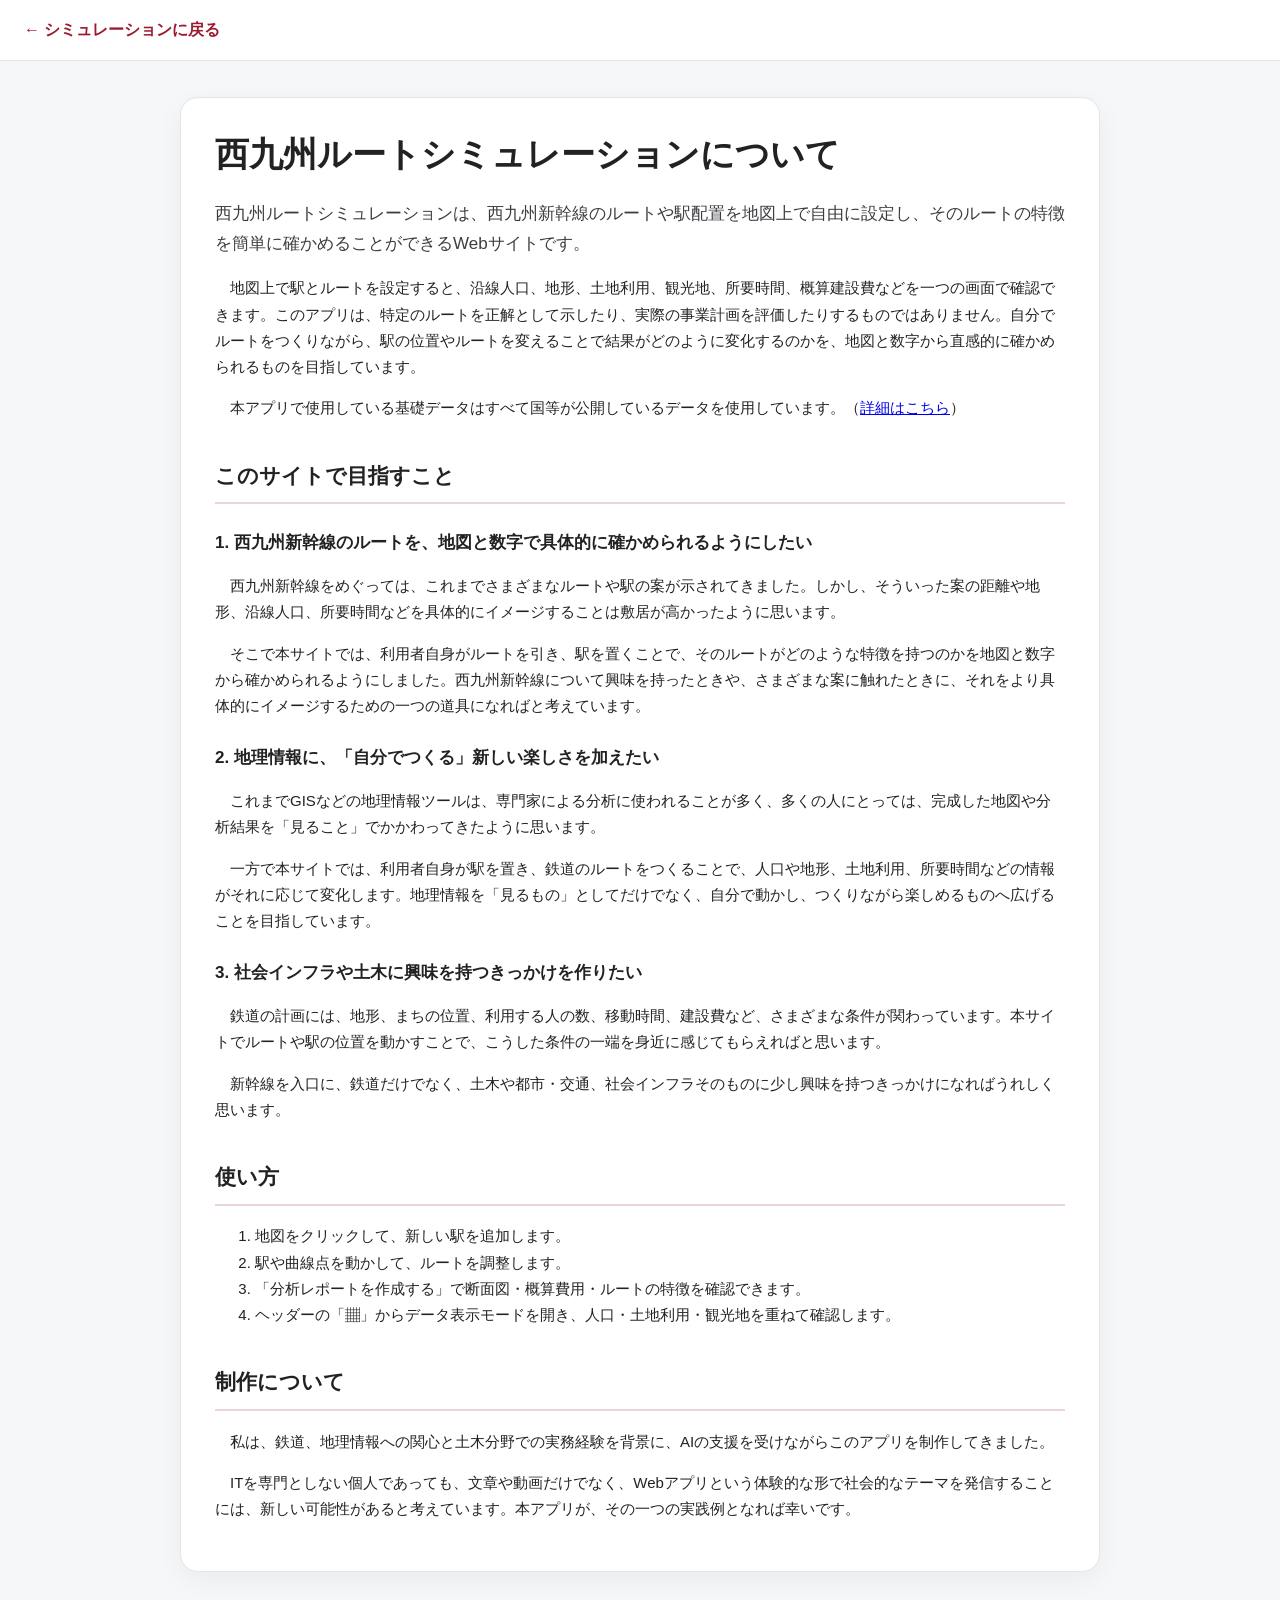
<file: about.html>
<!doctype html>
<html lang="ja">
  <head>
    <meta charset="utf-8">
    <meta name="viewport" content="width=device-width, initial-scale=1">
    <title>このサイトについて | 西九州ルートシミュレーション</title>
    <link rel="stylesheet" href="document.css">
  </head>

  <body>
    <header>
      <a href="index.html">← シミュレーションに戻る</a>
    </header>

    <main>
      <h1>西九州ルートシミュレーションについて</h1>

      <p class="lead">
        西九州ルートシミュレーションは、西九州新幹線のルートや駅配置を地図上で自由に設定し、そのルートの特徴を簡単に確かめることができるWebサイトです。
      </p>

      <p>
        地図上で駅とルートを設定すると、沿線人口、地形、土地利用、観光地、所要時間、概算建設費などを一つの画面で確認できます。このアプリは、特定のルートを正解として示したり、実際の事業計画を評価したりするものではありません。自分でルートをつくりながら、駅の位置やルートを変えることで結果がどのように変化するのかを、地図と数字から直感的に確かめられるものを目指しています。
      </p>

      <p>
        本アプリで使用している基礎データはすべて国等が公開しているデータを使用しています。（<a href="method.html">詳細はこちら</a>）
      </p>

      <h2>このサイトで目指すこと</h2>

      <h3>1. 西九州新幹線のルートを、地図と数字で具体的に確かめられるようにしたい</h3>

      <p>
        西九州新幹線をめぐっては、これまでさまざまなルートや駅の案が示されてきました。しかし、そういった案の距離や地形、沿線人口、所要時間などを具体的にイメージすることは敷居が高かったように思います。
      </p>

      <p>
        そこで本サイトでは、利用者自身がルートを引き、駅を置くことで、そのルートがどのような特徴を持つのかを地図と数字から確かめられるようにしました。西九州新幹線について興味を持ったときや、さまざまな案に触れたときに、それをより具体的にイメージするための一つの道具になればと考えています。
      </p>

      <h3>2. 地理情報に、「自分でつくる」新しい楽しさを加えたい</h3>

      <p>
        これまでGISなどの地理情報ツールは、専門家による分析に使われることが多く、多くの人にとっては、完成した地図や分析結果を「見ること」でかかわってきたように思います。
      </p>

      <p>
        一方で本サイトでは、利用者自身が駅を置き、鉄道のルートをつくることで、人口や地形、土地利用、所要時間などの情報がそれに応じて変化します。地理情報を「見るもの」としてだけでなく、自分で動かし、つくりながら楽しめるものへ広げることを目指しています。
      </p>

      <h3>3. 社会インフラや土木に興味を持つきっかけを作りたい</h3>

      <p>
        鉄道の計画には、地形、まちの位置、利用する人の数、移動時間、建設費など、さまざまな条件が関わっています。本サイトでルートや駅の位置を動かすことで、こうした条件の一端を身近に感じてもらえればと思います。
      </p>

      <p>
        新幹線を入口に、鉄道だけでなく、土木や都市・交通、社会インフラそのものに少し興味を持つきっかけになればうれしく思います。
      </p>

      <h2>使い方</h2>

      <ol>
        <li>地図をクリックして、新しい駅を追加します。</li>
        <li>駅や曲線点を動かして、ルートを調整します。</li>
        <li>「分析レポートを作成する」で断面図・概算費用・ルートの特徴を確認できます。</li>
        <li>ヘッダーの「▦」からデータ表示モードを開き、人口・土地利用・観光地を重ねて確認します。</li>
      </ol>

      <h2>制作について</h2>

      <p>
        私は、鉄道、地理情報への関心と土木分野での実務経験を背景に、AIの支援を受けながらこのアプリを制作してきました。
      </p>

      <p>
        ITを専門としない個人であっても、文章や動画だけでなく、Webアプリという体験的な形で社会的なテーマを発信することには、新しい可能性があると考えています。本アプリが、その一つの実践例となれば幸いです。
      </p>
    </main>
  </body>
</html>
</file>
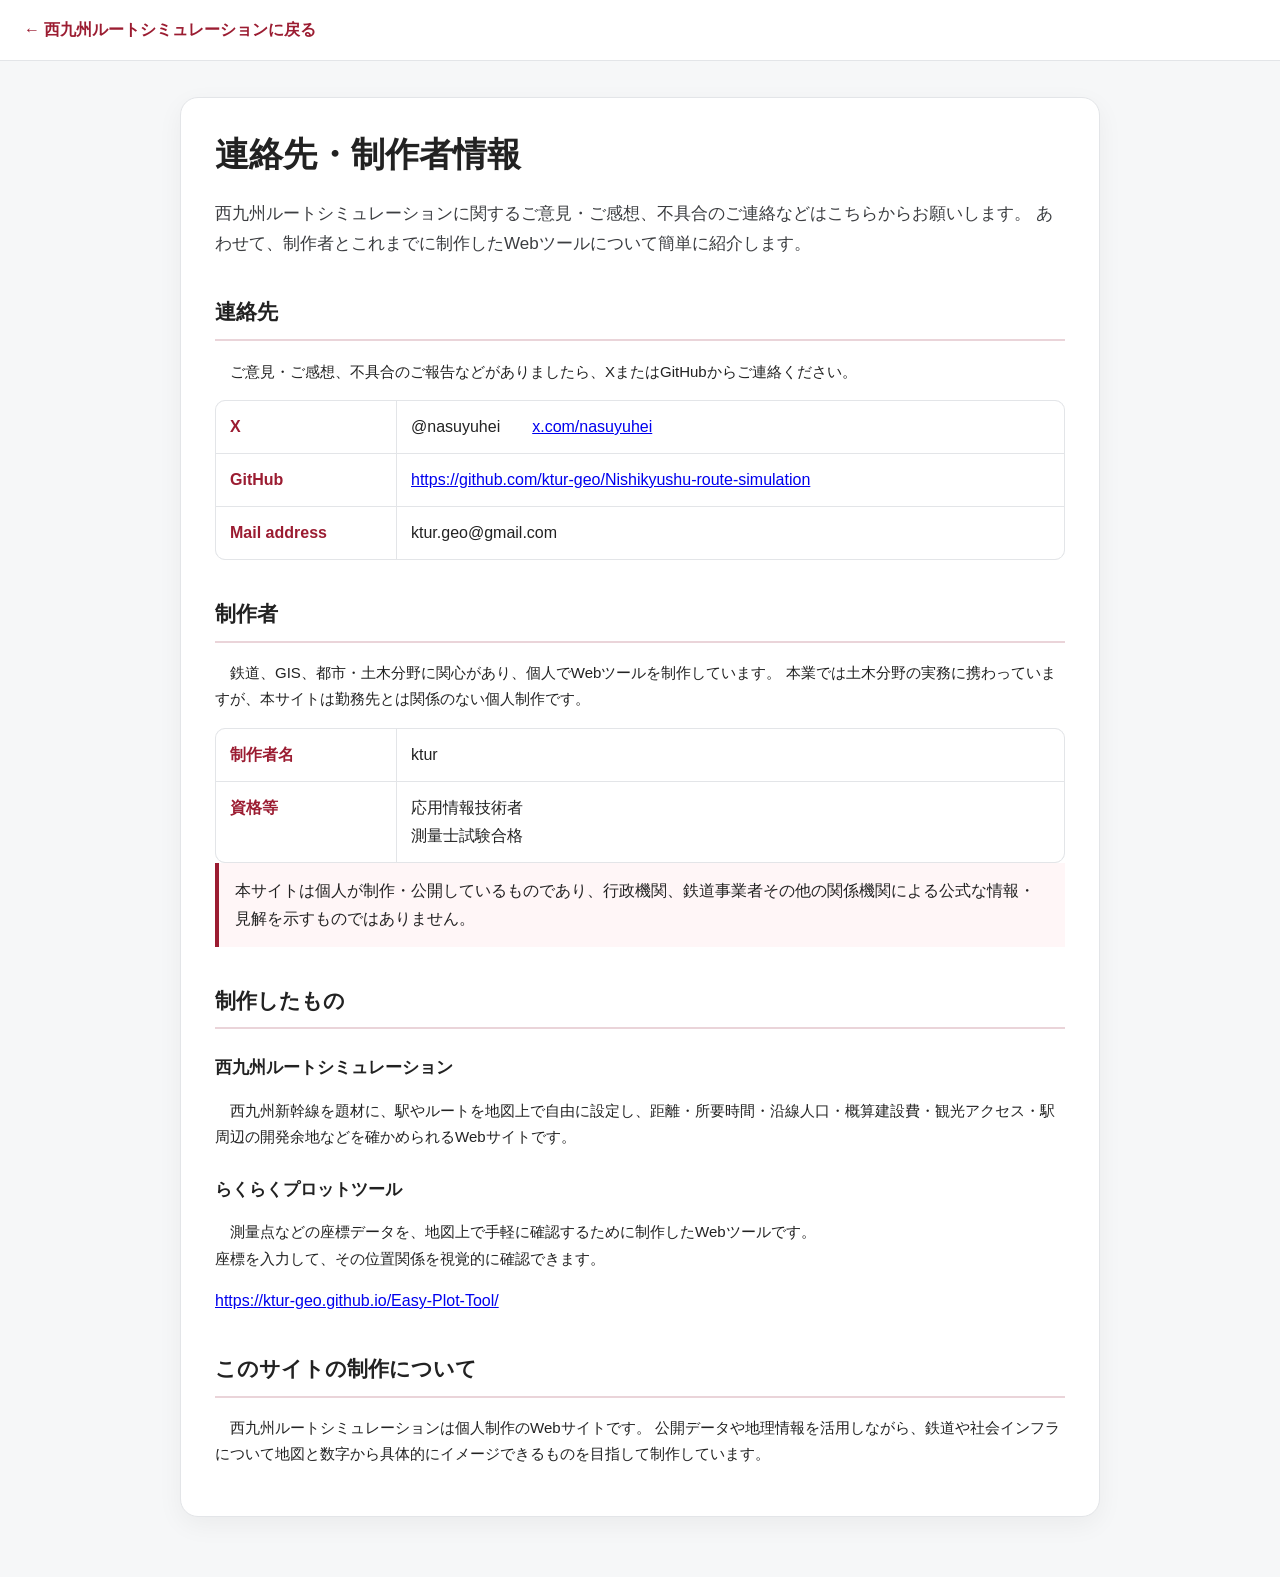
<file: creator.html>
<!DOCTYPE html>
<html lang="ja">
<head>
  <meta charset="UTF-8">
  <meta name="viewport" content="width=device-width, initial-scale=1.0">
  <title>連絡先・制作者情報 | 西九州ルートシミュレーション</title>
  <link rel="stylesheet" href="document.css">
</head>
<body>
  <header>
    <a href="index.html">← 西九州ルートシミュレーションに戻る</a>
  </header>

  <main>
    <h1>連絡先・制作者情報</h1>
    <p class="lead">
      西九州ルートシミュレーションに関するご意見・ご感想、不具合のご連絡などはこちらからお願いします。
      あわせて、制作者とこれまでに制作したWebツールについて簡単に紹介します。
    </p>

    <h2>連絡先</h2>
    <p>
      ご意見・ご感想、不具合のご報告などがありましたら、XまたはGitHubからご連絡ください。
    </p>

    <div class="method-grid">
      <strong>X</strong>
      <div>
        <!-- TODO: Xのアカウント名とURLを設定してください -->
        @nasuyuhei　　<a href="https://x.com/nasuyuhei" target="blank">x.com/nasuyuhei</a>
      </div>

      <strong>GitHub</strong>
      <div>
        <!-- TODO: GitHubのプロフィールまたはリポジトリURLを設定してください -->
        <a href="https://github.com/ktur-geo/Nishikyushu-route-simulation" target="_blank">https://github.com/ktur-geo/Nishikyushu-route-simulation</a>
      </div>
            <strong>Mail address</strong>
            <div>ktur.geo@gmail.com</div>    
      </div>

    <h2>制作者</h2>
    <p>
      鉄道、GIS、都市・土木分野に関心があり、個人でWebツールを制作しています。
      本業では土木分野の実務に携わっていますが、本サイトは勤務先とは関係のない個人制作です。
    </p>

    <div class="method-grid">
      <strong>制作者名</strong>
      <div>
        <!-- TODO: 決定したハンドルネームを設定してください -->
        ktur
      </div>

      <strong>資格等</strong>
      <div>
        応用情報技術者<br>
        測量士試験合格
      </div>
    </div>

    <div class="notice">
      本サイトは個人が制作・公開しているものであり、行政機関、鉄道事業者その他の関係機関による公式な情報・見解を示すものではありません。
    </div>

    <h2>制作したもの</h2>

    <h3>西九州ルートシミュレーション</h3>
    <p>
      西九州新幹線を題材に、駅やルートを地図上で自由に設定し、距離・所要時間・沿線人口・概算建設費・観光アクセス・駅周辺の開発余地などを確かめられるWebサイトです。
    </p>

    <h3>らくらくプロットツール</h3>
    <p>
      測量点などの座標データを、地図上で手軽に確認するために制作したWebツールです。<br>
      座標を入力して、その位置関係を視覚的に確認できます。
    </p>
  <a href="https://ktur-geo.github.io/Easy-Plot-Tool/"target="_blank">https://ktur-geo.github.io/Easy-Plot-Tool/</a>

    <h2>このサイトの制作について</h2>
    <p>
      西九州ルートシミュレーションは個人制作のWebサイトです。
      公開データや地理情報を活用しながら、鉄道や社会インフラについて地図と数字から具体的にイメージできるものを目指して制作しています。
    </p>
  </main>
</body>
</html>
</file>
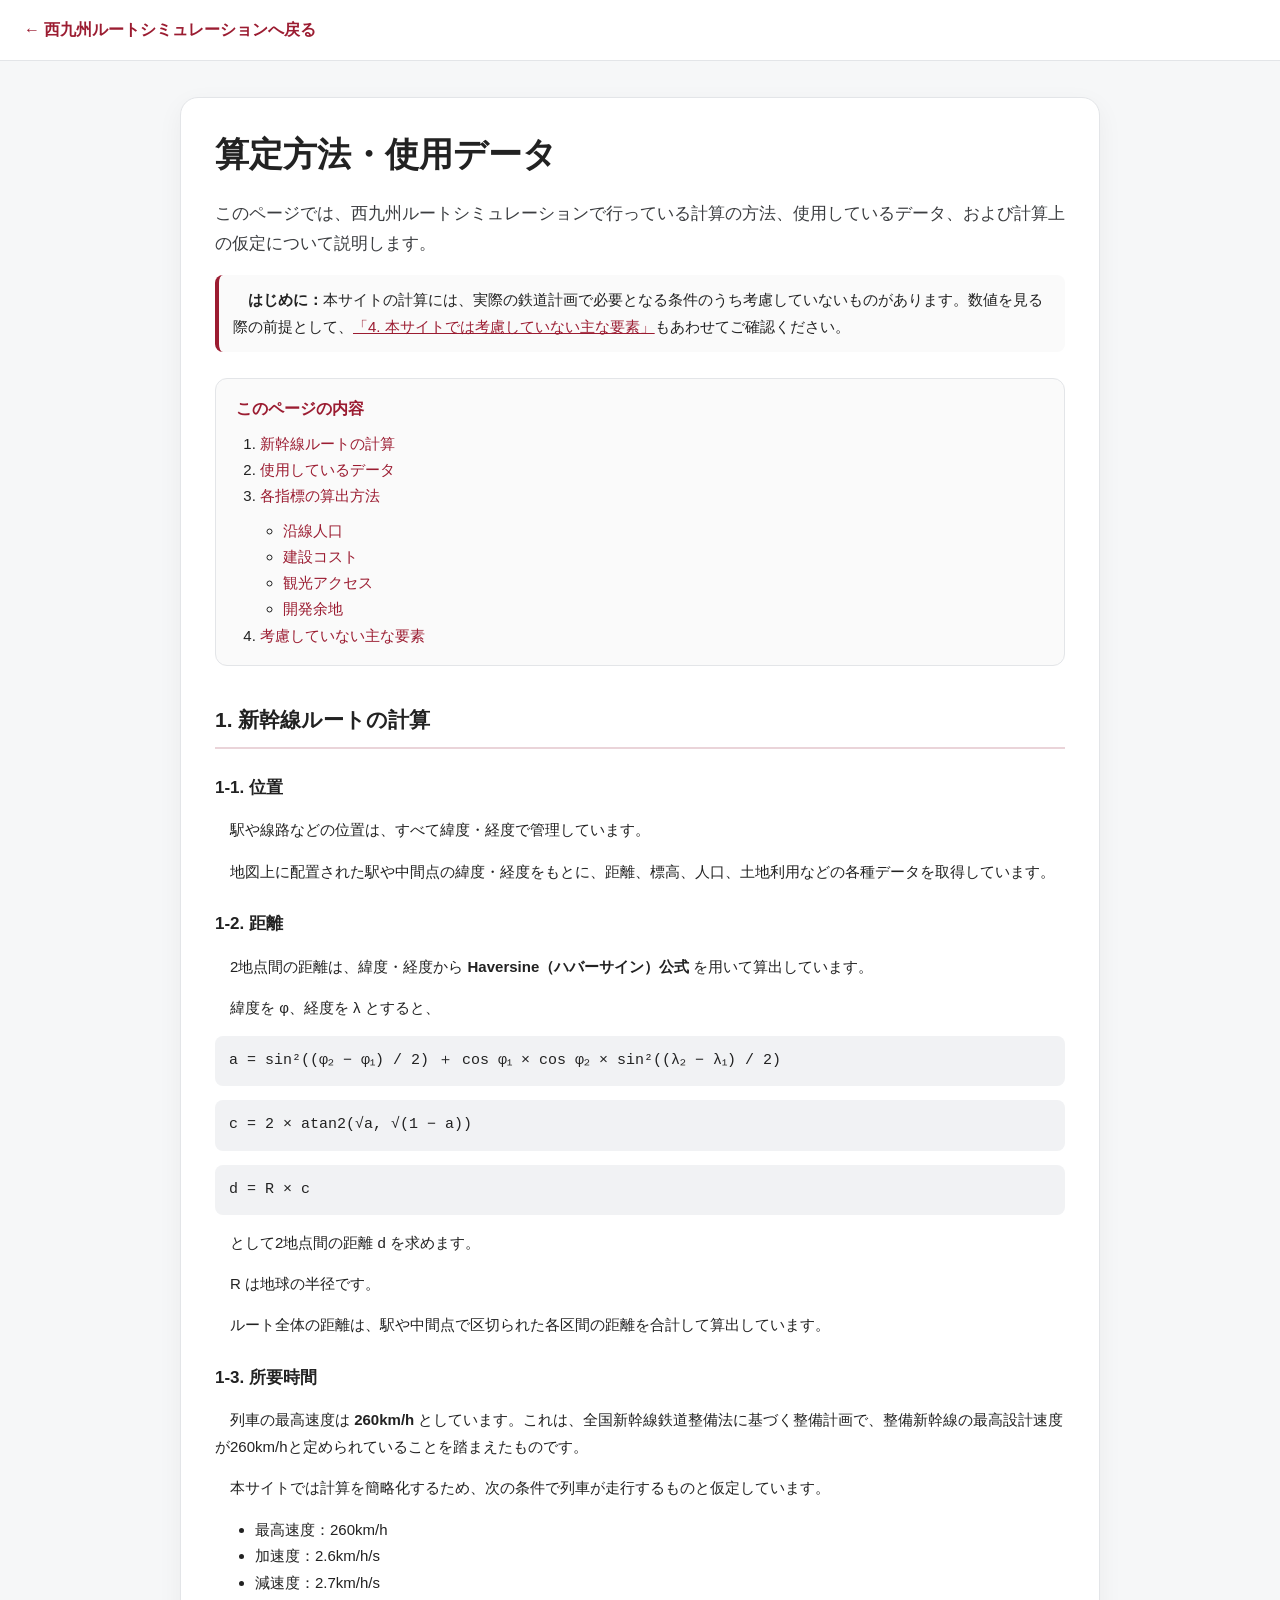
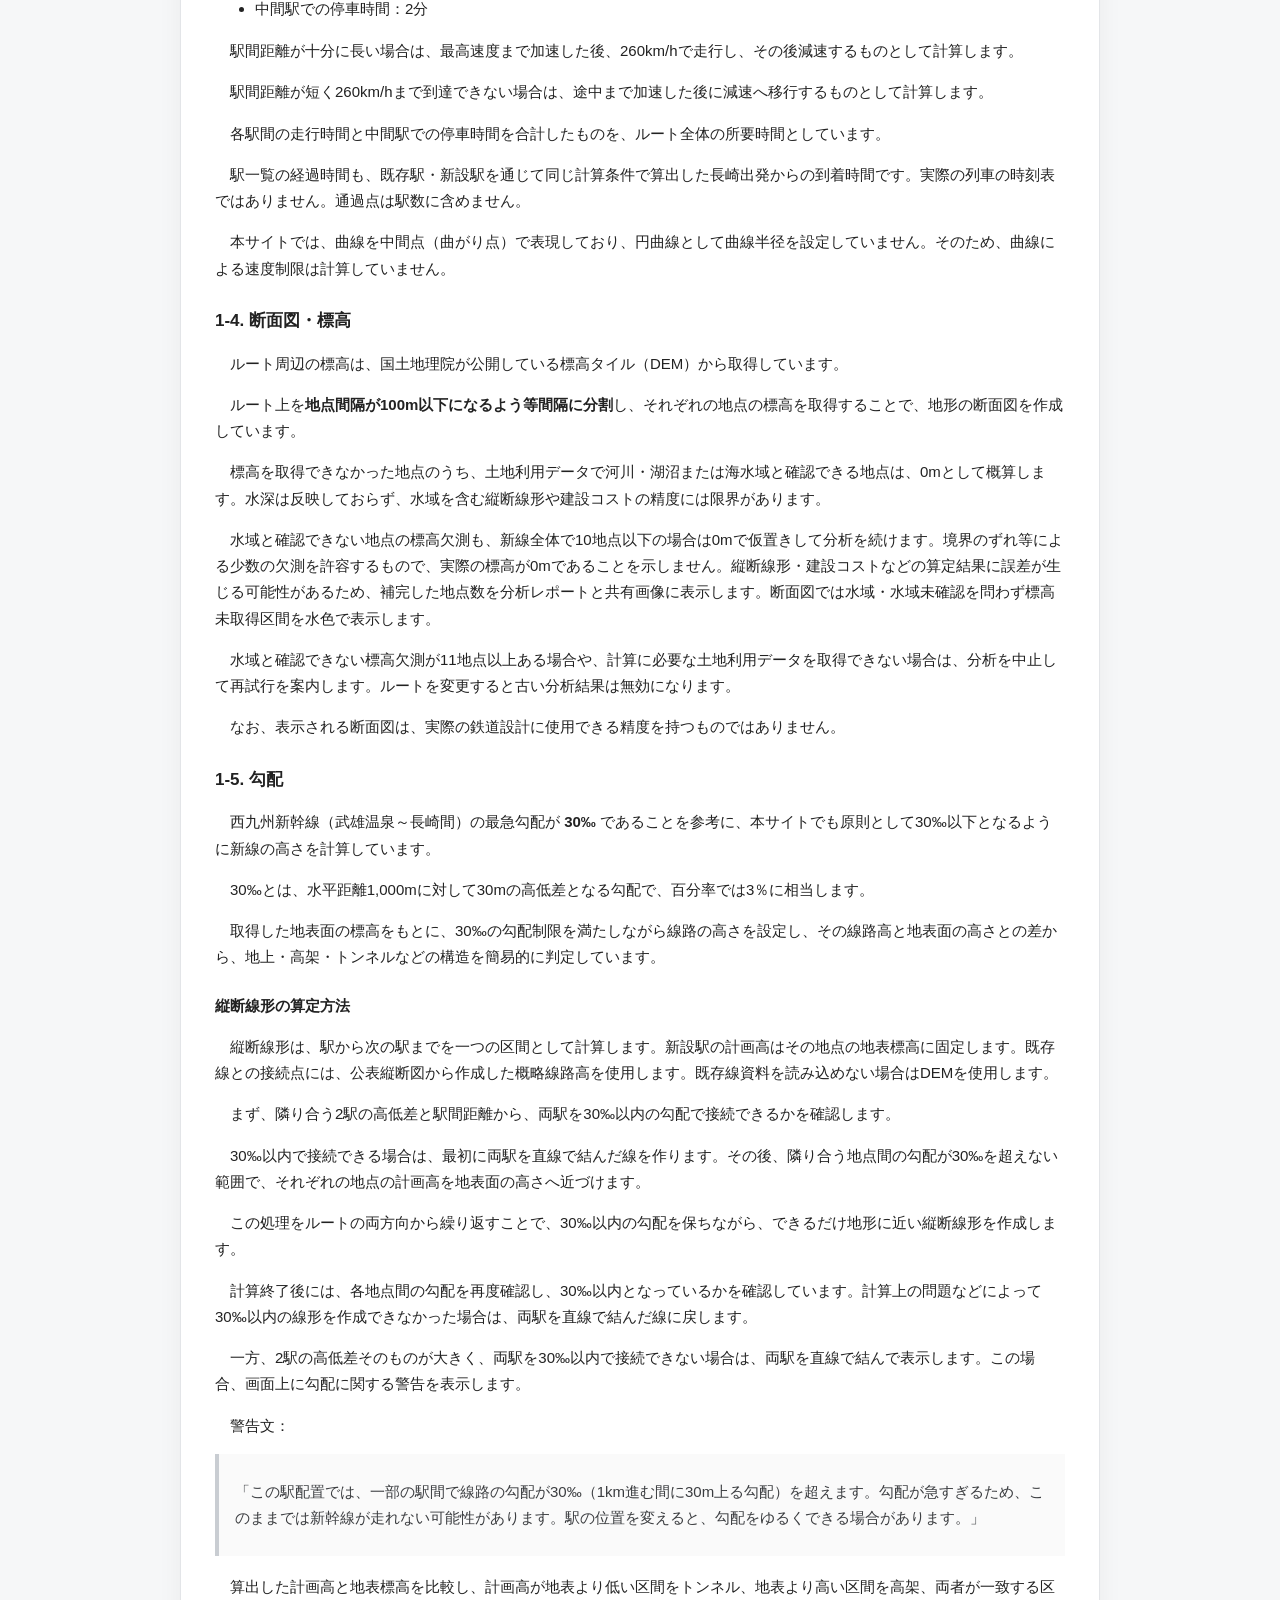
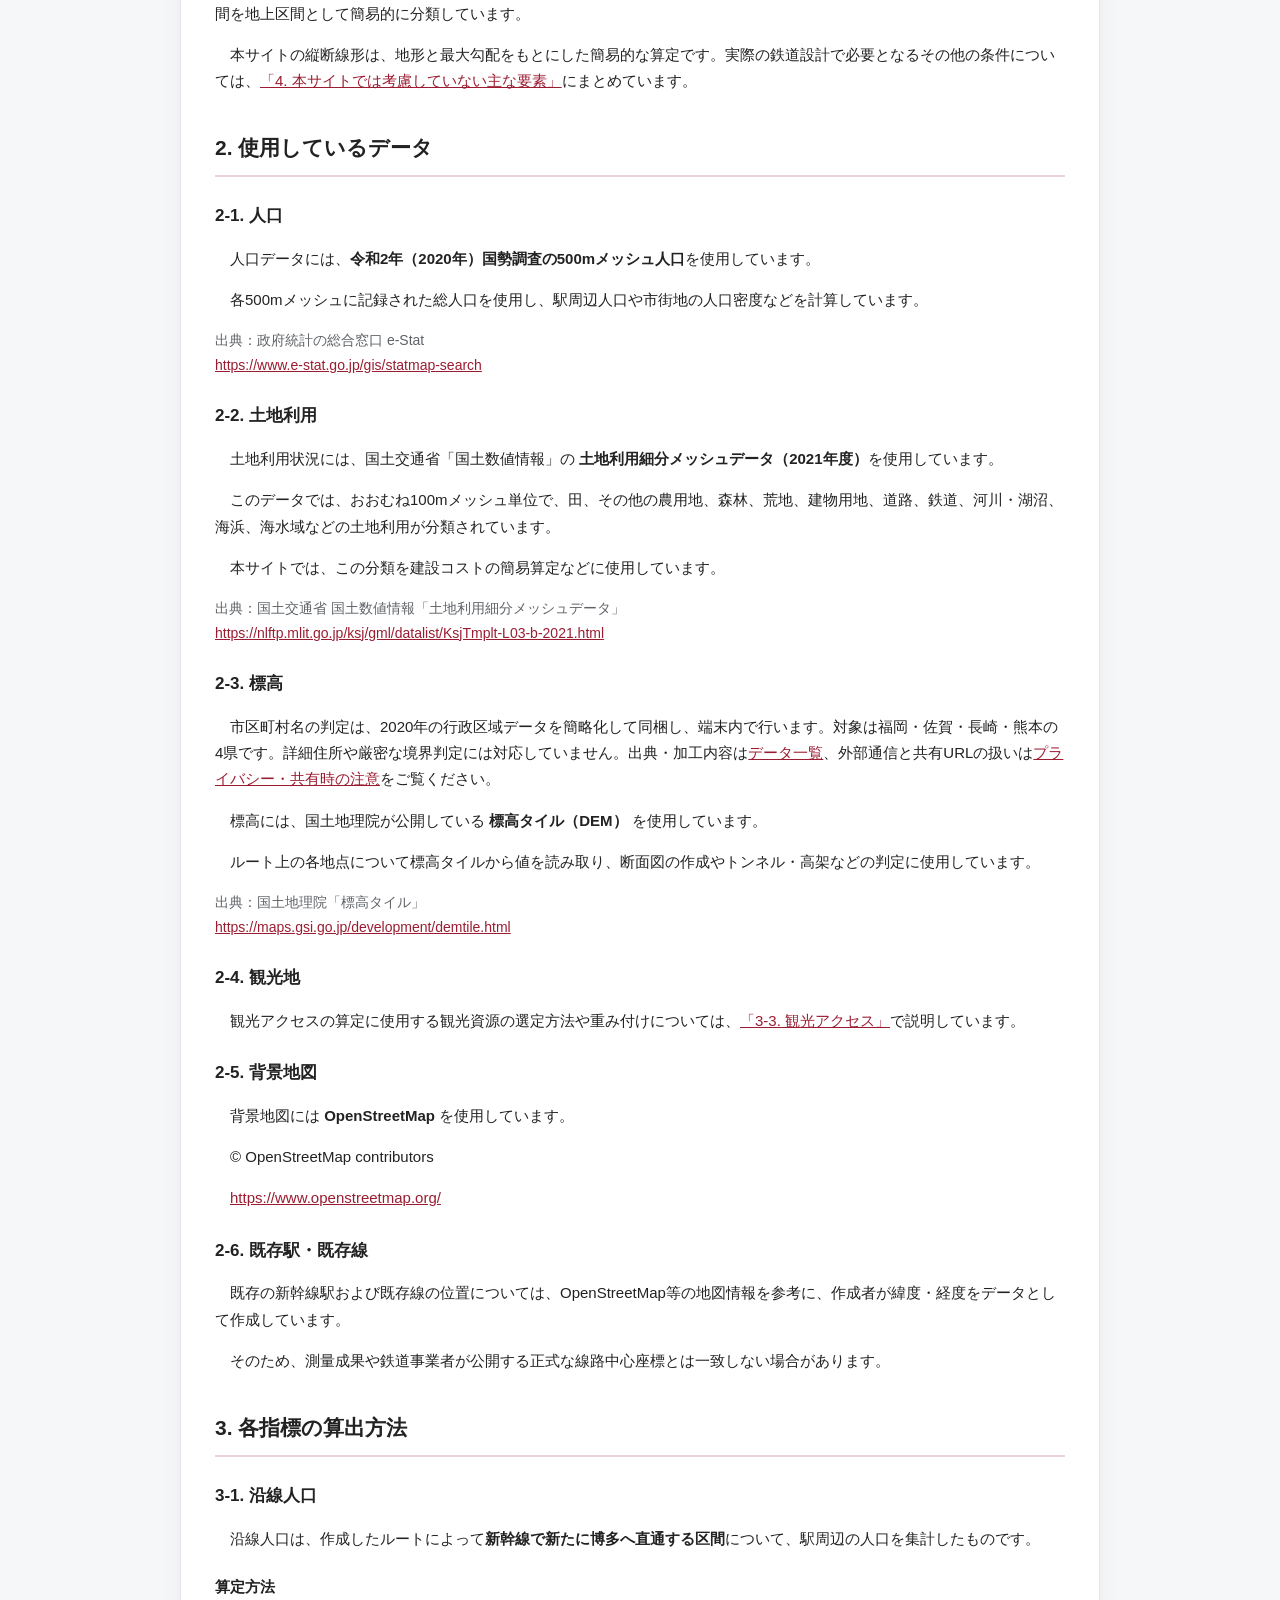
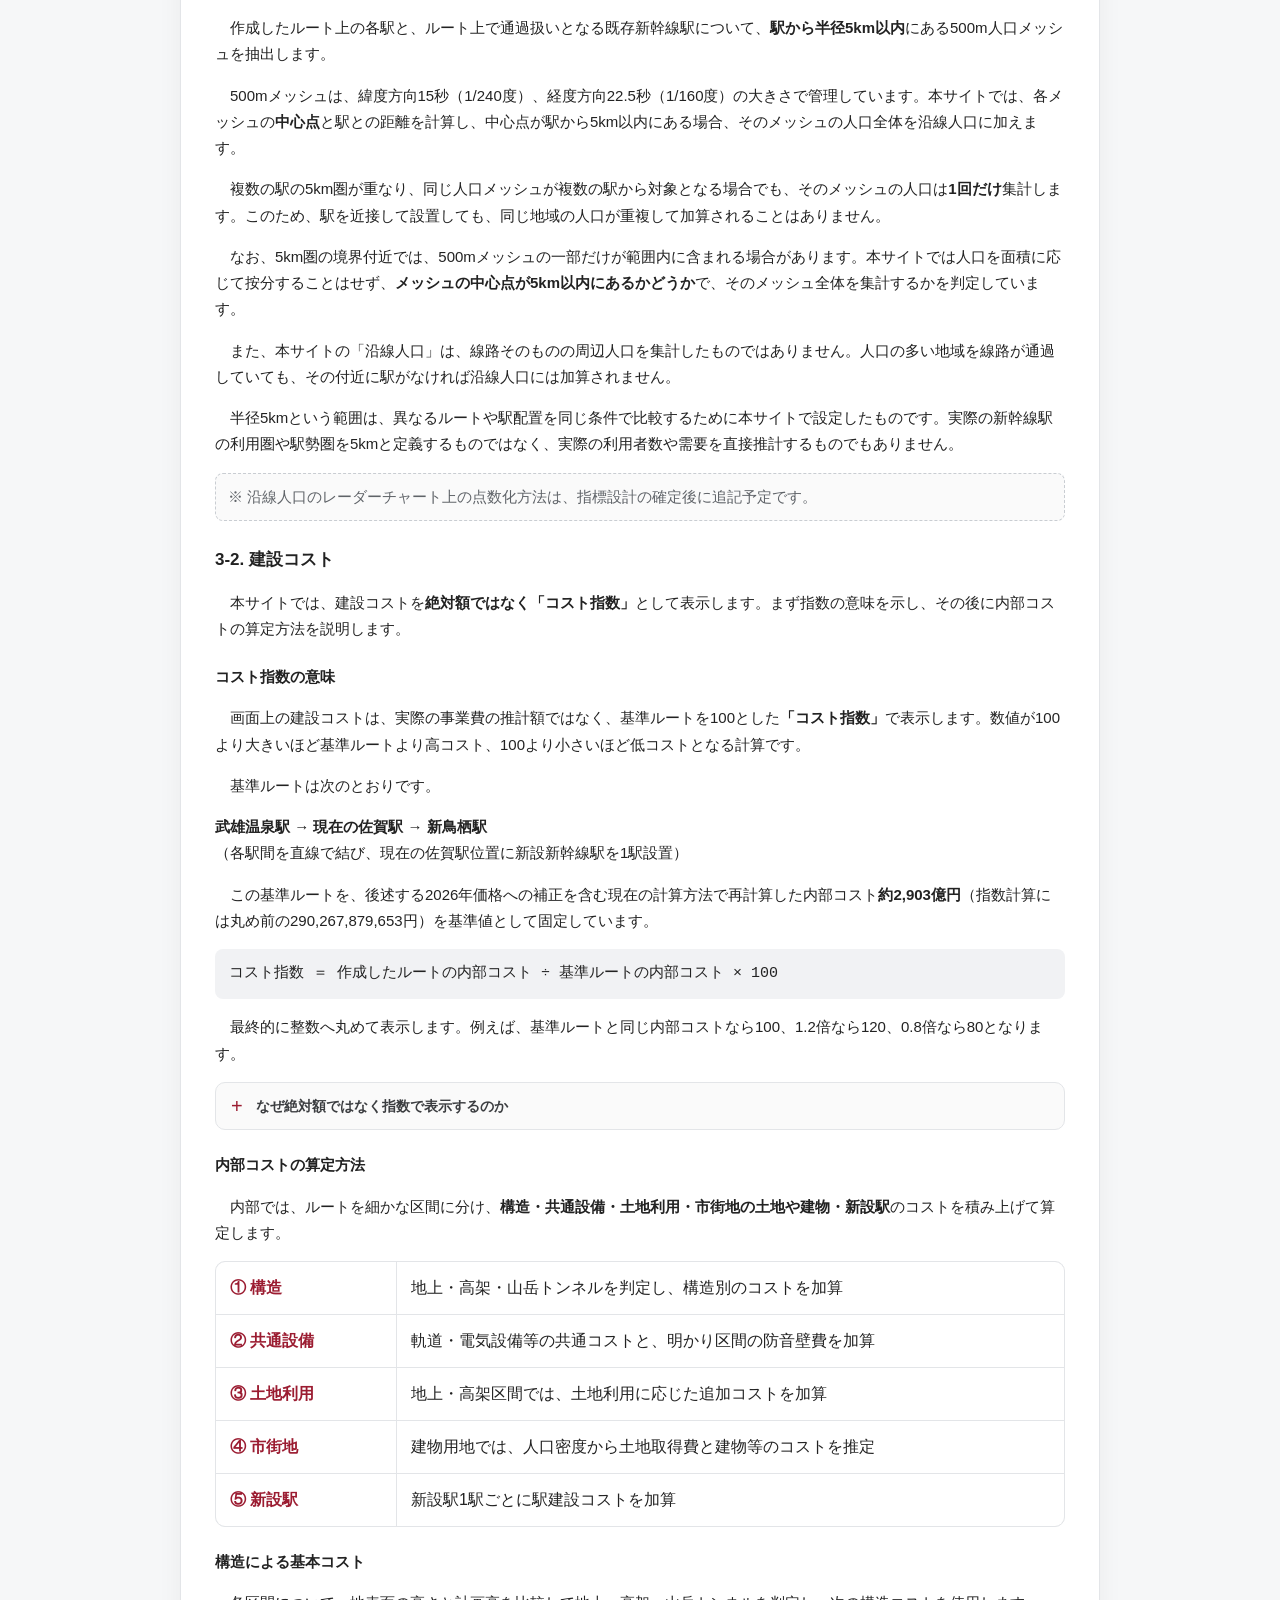
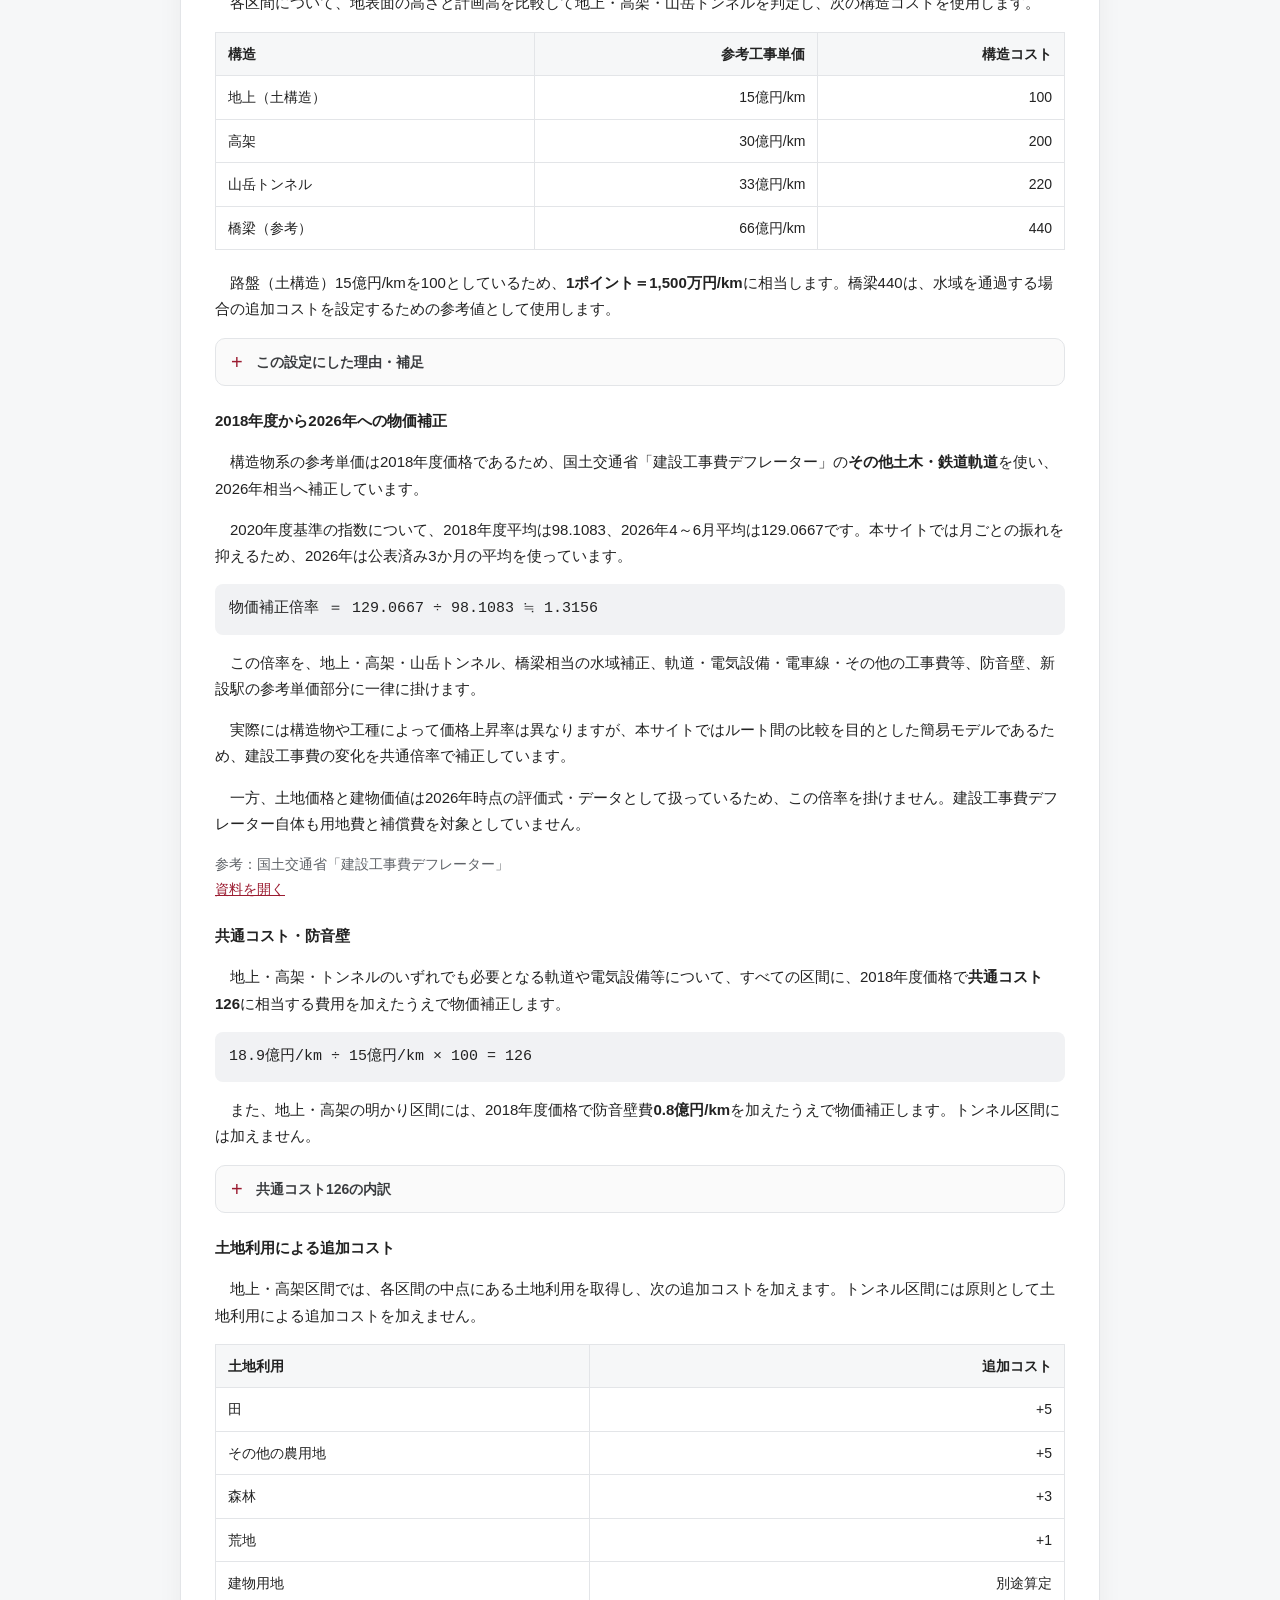
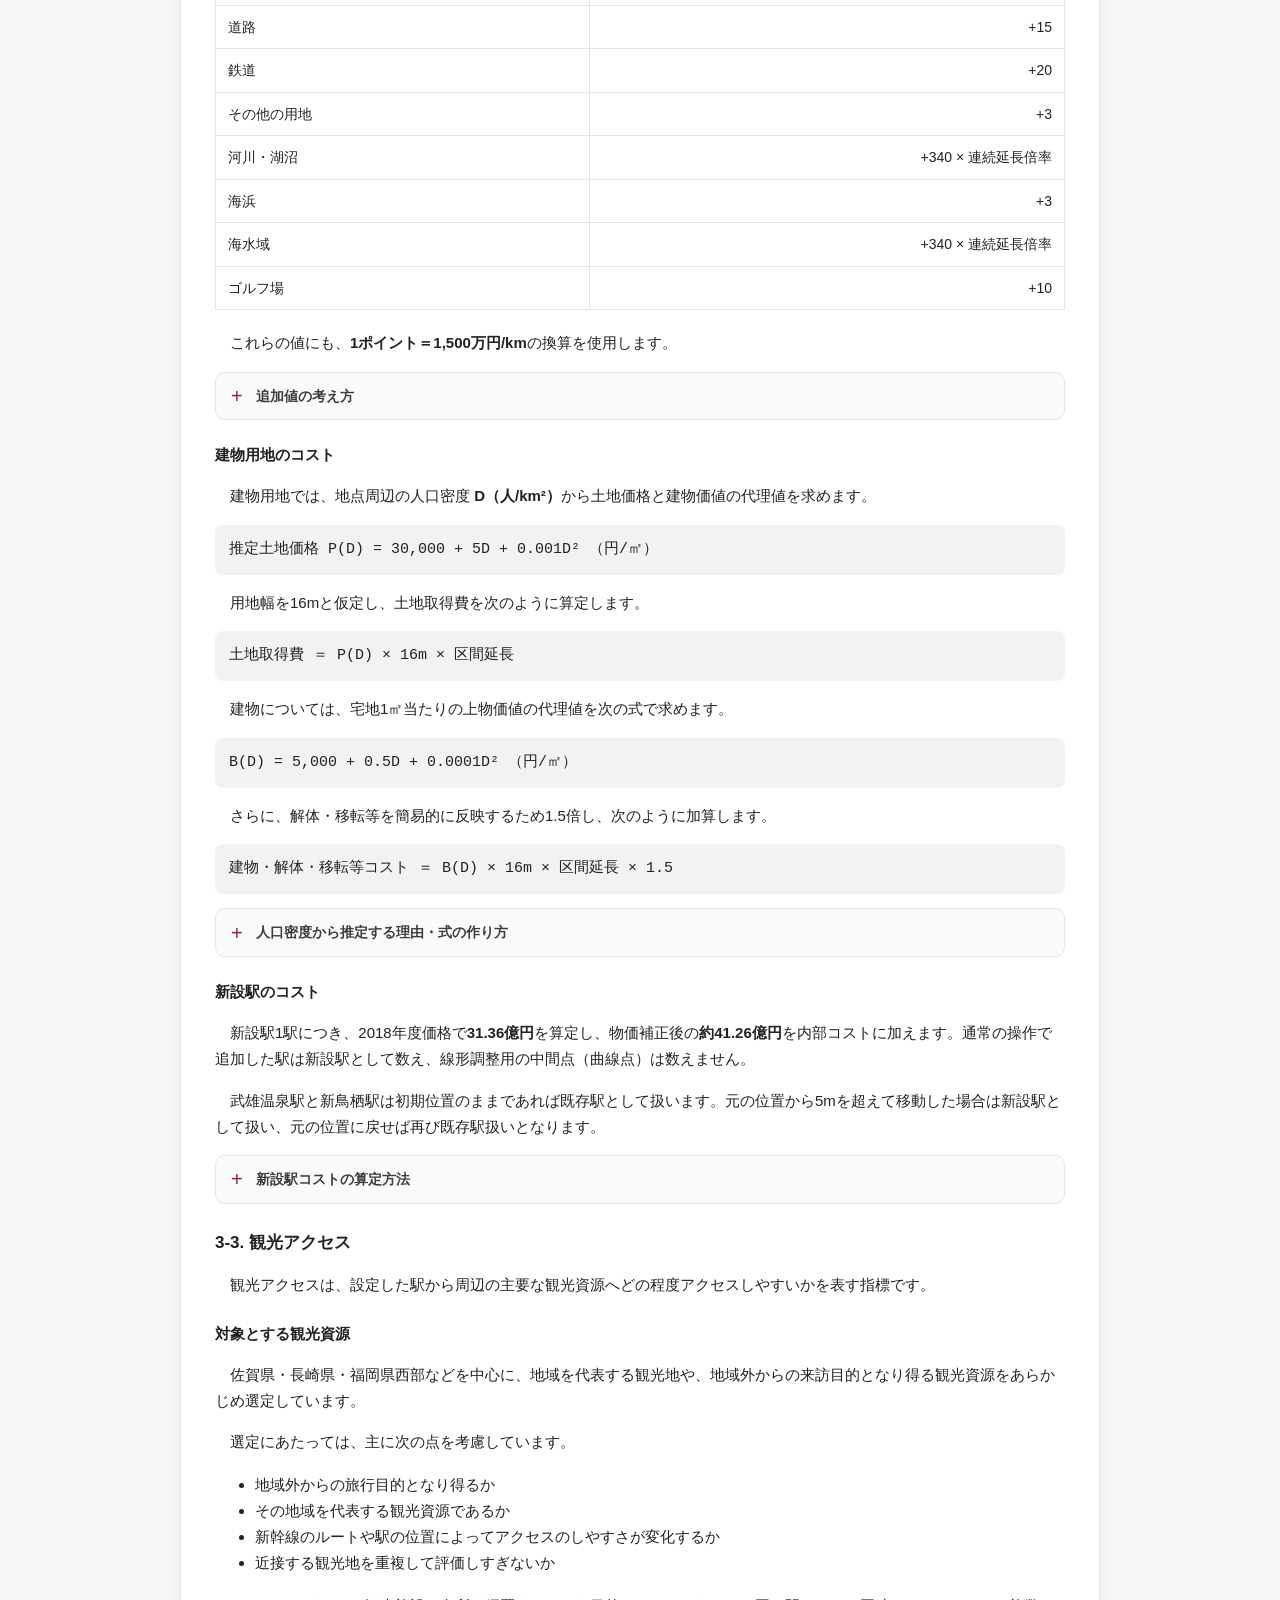
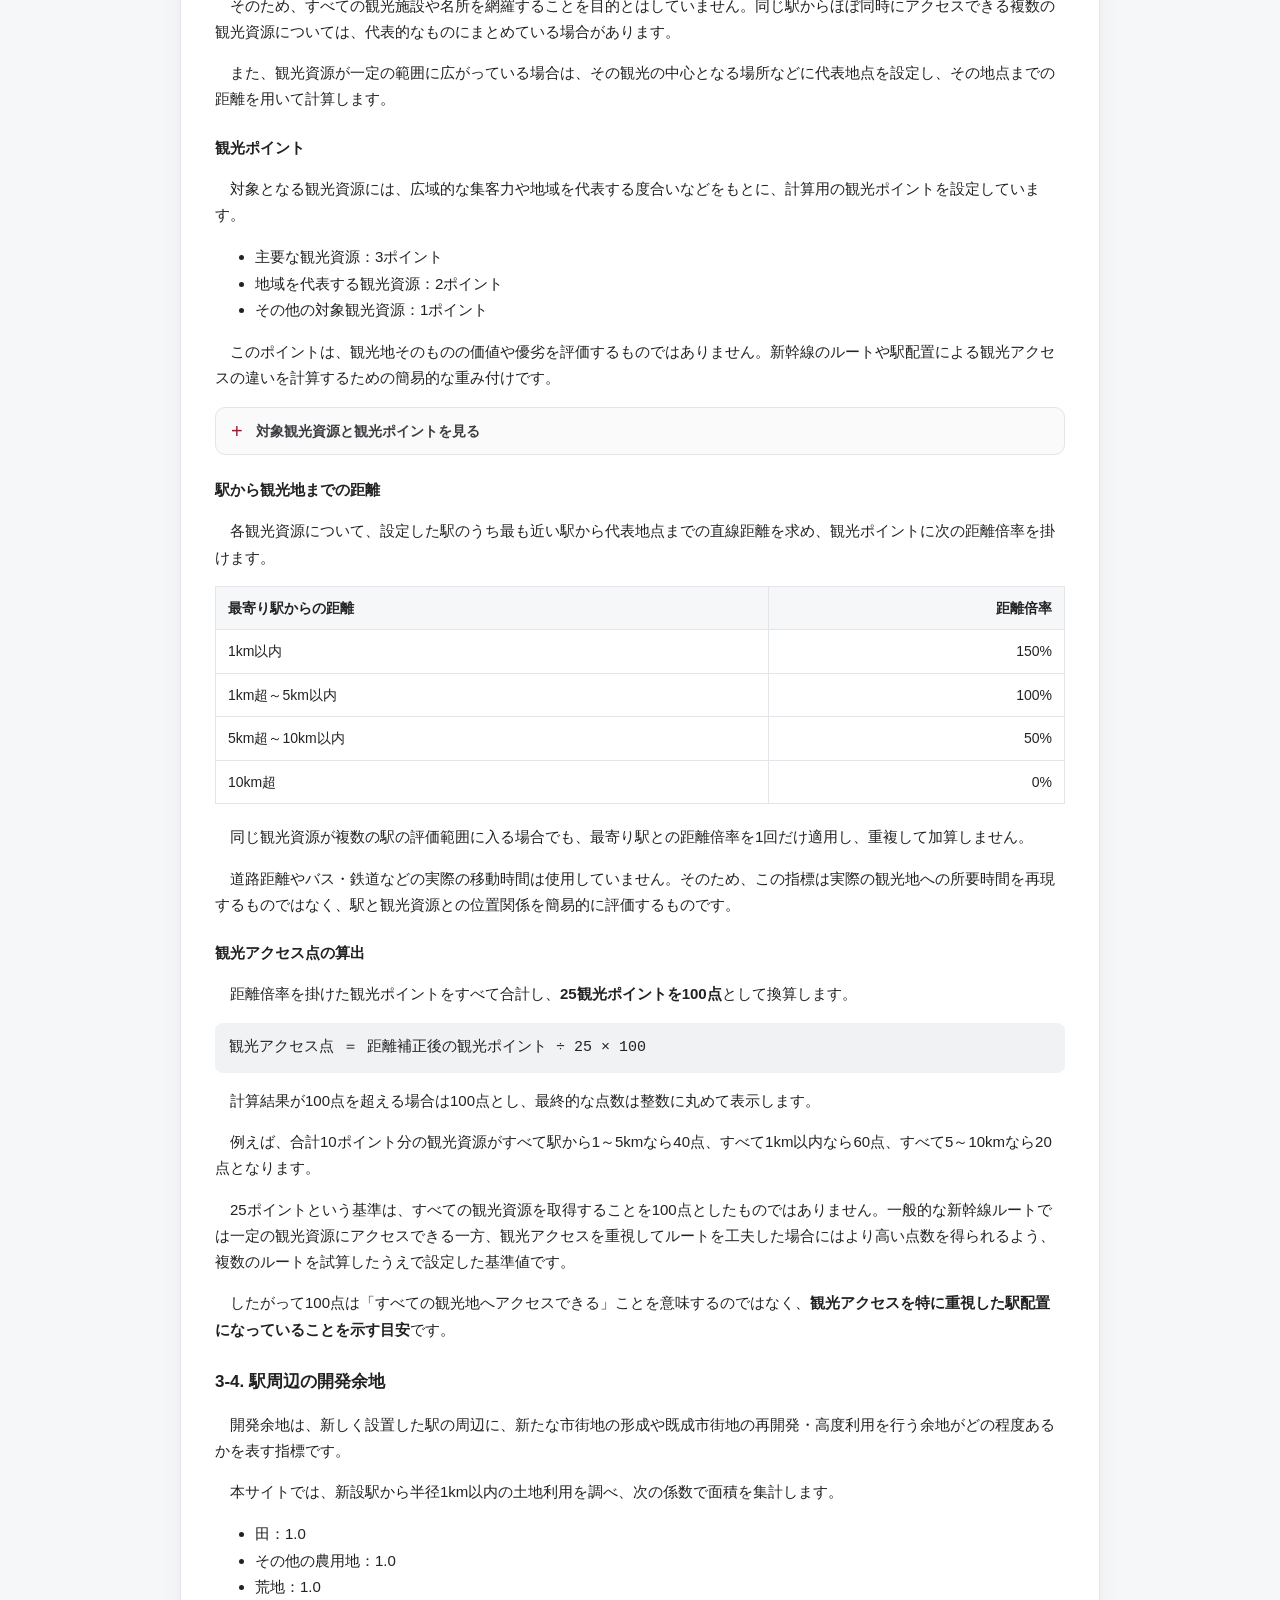
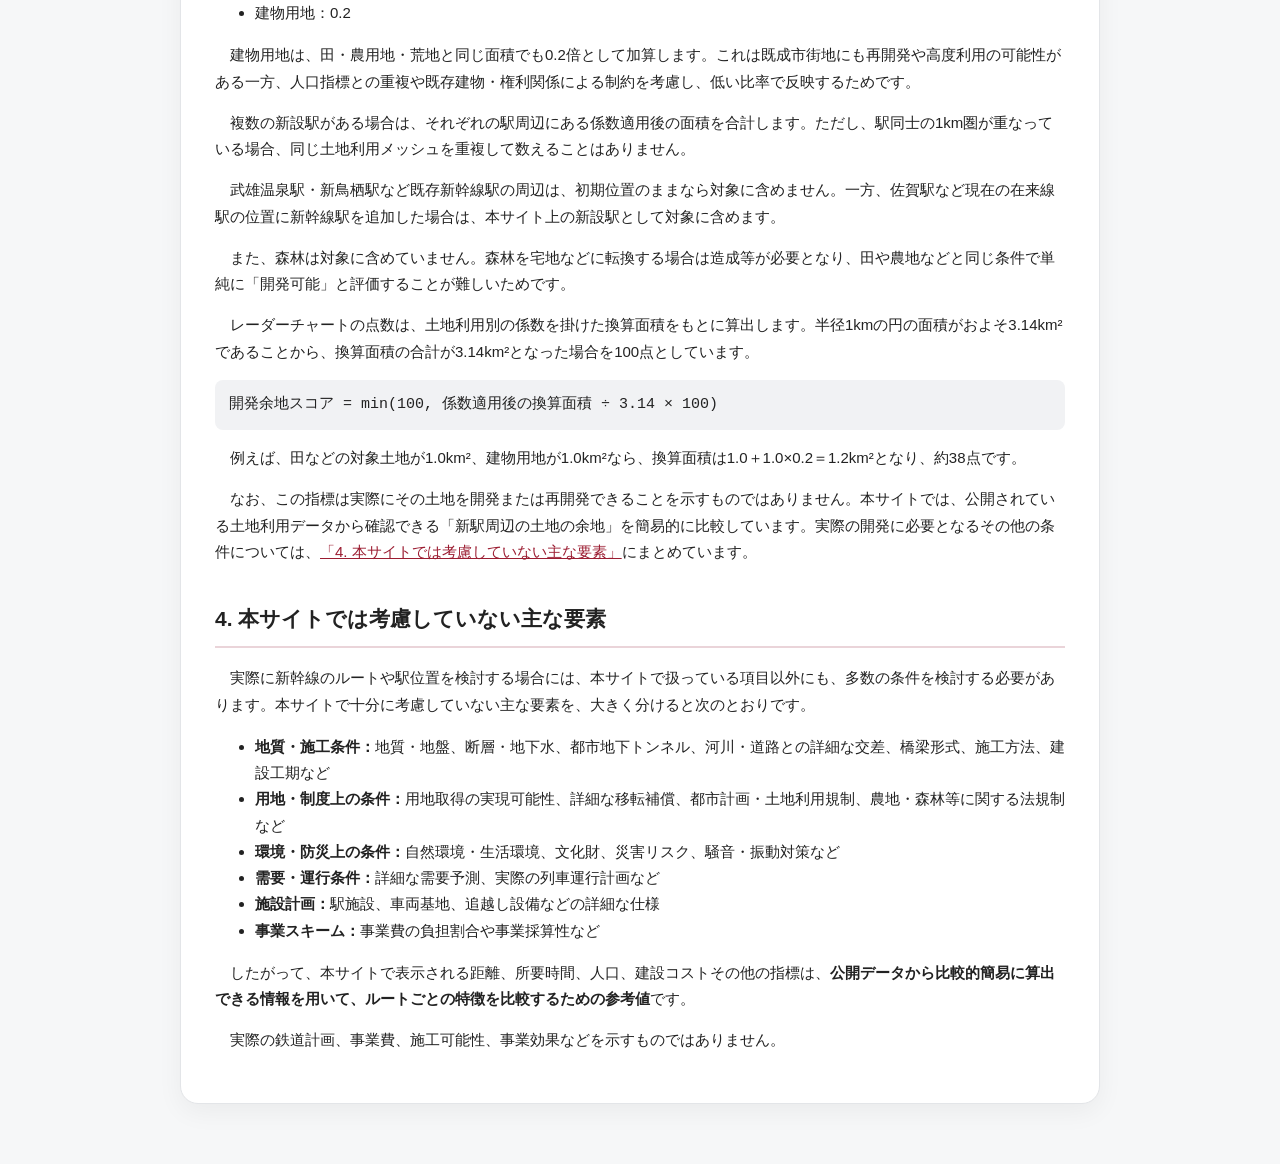
<file: method.html>
<!DOCTYPE html>
<html lang="ja">
<head>
  <meta charset="utf-8">
  <meta name="viewport" content="width=device-width, initial-scale=1">
  <meta name="description" content="西九州ルートシミュレーションで使用するデータと、距離・所要時間・沿線人口・建設コスト・観光アクセス・開発余地などの算定方法を説明します。">
  <title>算定方法・使用データ | 西九州ルートシミュレーション</title>
  <link rel="stylesheet" href="./document.css">
  <style>
    /* このページ固有の表示だけを補う最小限のスタイル */
    html { scroll-behavior: smooth; }

    h4 {
      margin: 22px 0 6px;
      font-size: 15px;
    }

    a { color: var(--accent); }

    .toc {
      margin: 26px 0 34px;
      padding: 16px 20px;
      border: 1px solid var(--line);
      border-radius: 12px;
      background: #fafafa;
    }

    .toc strong { color: var(--accent); }
    .toc ol, .toc ul { margin: 8px 0 0; padding-left: 1.5em; }
    .toc a { text-decoration: none; }
    .toc a:hover { text-decoration: underline; }

    .no-indent,
    .formula,
    .source,
    .draft-note,
    blockquote p { text-indent: 0 !important; }

    .formula {
      overflow-x: auto;
      margin: 14px 0;
      padding: 12px 14px;
      border-radius: 8px;
      background: #f1f2f4;
      font-family: ui-monospace, Consolas, "SFMono-Regular", monospace;
      white-space: nowrap;
    }

    blockquote {
      margin: 12px 0 18px;
      padding: 10px 16px;
      border-left: 4px solid #c9cdd2;
      background: #fafafa;
      color: #3b3d40;
    }

    .table-wrap {
      overflow-x: auto;
      margin: 14px 0 20px;
    }

    table {
      width: 100%;
      min-width: 520px;
      border-collapse: collapse;
      font-size: 14px;
    }

    th, td {
      padding: 9px 12px;
      border: 1px solid var(--line);
      text-align: left;
      vertical-align: top;
    }

    th { background: #f6f7f8; }

    .source {
      margin-bottom: 4px;
      color: var(--muted);
      font-size: 14px;
    }

    .draft-note {
      padding: 10px 12px;
      border: 1px dashed #c9cdd2;
      border-radius: 8px;
      color: var(--muted);
      background: #fafafa;
    }

    details.explain {
      margin: 12px 0 20px;
      border: 1px solid var(--line);
      border-radius: 10px;
      background: #fafafa;
    }

    details.explain summary {
      position: relative;
      padding: 11px 14px 11px 40px;
      cursor: pointer;
      list-style: none;
      font-size: 14px;
      font-weight: 700;
      color: #3b3d40;
    }

    details.explain summary::-webkit-details-marker { display: none; }

    details.explain summary::before {
      content: "+";
      position: absolute;
      left: 15px;
      top: 50%;
      transform: translateY(-50%);
      color: var(--accent);
      font-size: 20px;
      line-height: 1;
      font-weight: 500;
    }

    details.explain[open] summary::before { content: "−"; }

    details.explain .detail-body {
      padding: 0 14px 14px;
      border-top: 1px solid var(--line);
    }

    details.explain .detail-body > p:first-child { margin-top: 12px; }

    .cost-flow {
      margin: 14px 0 22px;
    }

    .important-note {
      margin: 16px 0 22px;
      padding: 12px 14px;
      border-left: 4px solid var(--accent);
      border-radius: 8px;
      background: #fafafa;
      text-indent: 0;
    }

    @media (max-width: 640px) {
      .toc { padding: 14px 16px; }
      table { min-width: 460px; }
      .formula { font-size: 13px; }
    }
  </style>
</head>
<body>
  <header>
    <a href="./index.html">← 西九州ルートシミュレーションへ戻る</a>
  </header>

  <main>
    <h1>算定方法・使用データ</h1>
    
<p class="lead">このページでは、西九州ルートシミュレーションで行っている計算の方法、使用しているデータ、および計算上の仮定について説明します。</p>
<p class="important-note"><strong>はじめに：</strong>本サイトの計算には、実際の鉄道計画で必要となる条件のうち考慮していないものがあります。数値を見る際の前提として、<a href="#limitations">「4. 本サイトでは考慮していない主な要素」</a>もあわせてご確認ください。</p>
<nav aria-label="ページ内目次" class="toc">
<strong>このページの内容</strong>
<ol>
<li><a href="#route-calculation">新幹線ルートの計算</a></li>
<li><a href="#data-sources">使用しているデータ</a></li>
<li><a href="#indicators">各指標の算出方法</a>
<ul>
<li><a href="#population-index">沿線人口</a></li>
<li><a href="#cost-index">建設コスト</a></li>
<li><a href="#tourism-index">観光アクセス</a></li>
<li><a href="#development-index">開発余地</a></li>
</ul>
</li>
<li><a href="#limitations">考慮していない主な要素</a></li>
</ol>
</nav>
<h2 id="route-calculation">1. 新幹線ルートの計算</h2>
<h3 id="position">1-1. 位置</h3>
<p>駅や線路などの位置は、すべて緯度・経度で管理しています。</p>
<p>地図上に配置された駅や中間点の緯度・経度をもとに、距離、標高、人口、土地利用などの各種データを取得しています。</p>
<h3 id="distance">1-2. 距離</h3>
<p>2地点間の距離は、緯度・経度から <strong>Haversine（ハバーサイン）公式</strong> を用いて算出しています。</p>
<p>緯度を φ、経度を λ とすると、</p>
<p class="formula">a = sin²((φ₂ − φ₁) / 2) ＋ cos φ₁ × cos φ₂ × sin²((λ₂ − λ₁) / 2)</p>
<p class="formula">c = 2 × atan2(√a, √(1 − a))</p>
<p class="formula">d = R × c</p>
<p>として2地点間の距離 d を求めます。</p>
<p>R は地球の半径です。</p>
<p>ルート全体の距離は、駅や中間点で区切られた各区間の距離を合計して算出しています。</p>
<h3 id="travel-time">1-3. 所要時間</h3>
<p>列車の最高速度は <strong>260km/h</strong> としています。これは、全国新幹線鉄道整備法に基づく整備計画で、整備新幹線の最高設計速度が260km/hと定められていることを踏まえたものです。</p>
<p>本サイトでは計算を簡略化するため、次の条件で列車が走行するものと仮定しています。</p>
<ul>
<li>最高速度：260km/h</li>
<li>加速度：2.6km/h/s</li>
<li>減速度：2.7km/h/s</li>
<li>中間駅での停車時間：2分</li>
</ul>
<p>駅間距離が十分に長い場合は、最高速度まで加速した後、260km/hで走行し、その後減速するものとして計算します。</p>
<p>駅間距離が短く260km/hまで到達できない場合は、途中まで加速した後に減速へ移行するものとして計算します。</p>
<p>各駅間の走行時間と中間駅での停車時間を合計したものを、ルート全体の所要時間としています。</p>
<p>駅一覧の経過時間も、既存駅・新設駅を通じて同じ計算条件で算出した長崎出発からの到着時間です。実際の列車の時刻表ではありません。通過点は駅数に含めません。</p>
<p>本サイトでは、曲線を中間点（曲がり点）で表現しており、円曲線として曲線半径を設定していません。そのため、曲線による速度制限は計算していません。</p>
<h3 id="elevation">1-4. 断面図・標高</h3>
<p>ルート周辺の標高は、国土地理院が公開している標高タイル（DEM）から取得しています。</p>
<p>ルート上を<strong>地点間隔が100m以下になるよう等間隔に分割</strong>し、それぞれの地点の標高を取得することで、地形の断面図を作成しています。</p>
<p>標高を取得できなかった地点のうち、土地利用データで河川・湖沼または海水域と確認できる地点は、0mとして概算します。水深は反映しておらず、水域を含む縦断線形や建設コストの精度には限界があります。</p>
<p>水域と確認できない地点の標高欠測も、新線全体で10地点以下の場合は0mで仮置きして分析を続けます。境界のずれ等による少数の欠測を許容するもので、実際の標高が0mであることを示しません。縦断線形・建設コストなどの算定結果に誤差が生じる可能性があるため、補完した地点数を分析レポートと共有画像に表示します。断面図では水域・水域未確認を問わず標高未取得区間を水色で表示します。</p>
<p>水域と確認できない標高欠測が11地点以上ある場合や、計算に必要な土地利用データを取得できない場合は、分析を中止して再試行を案内します。ルートを変更すると古い分析結果は無効になります。</p>
<p>なお、表示される断面図は、実際の鉄道設計に使用できる精度を持つものではありません。</p>
<h3 id="gradient">1-5. 勾配</h3>
<p>西九州新幹線（武雄温泉～長崎間）の最急勾配が <strong>30‰</strong> であることを参考に、本サイトでも原則として30‰以下となるように新線の高さを計算しています。</p>
<p>30‰とは、水平距離1,000mに対して30mの高低差となる勾配で、百分率では3％に相当します。</p>
<p>取得した地表面の標高をもとに、30‰の勾配制限を満たしながら線路の高さを設定し、その線路高と地表面の高さとの差から、地上・高架・トンネルなどの構造を簡易的に判定しています。</p>
<h4>縦断線形の算定方法</h4>
<p>縦断線形は、駅から次の駅までを一つの区間として計算します。新設駅の計画高はその地点の地表標高に固定します。既存線との接続点には、公表縦断図から作成した概略線路高を使用します。既存線資料を読み込めない場合はDEMを使用します。</p>
<p>まず、隣り合う2駅の高低差と駅間距離から、両駅を30‰以内の勾配で接続できるかを確認します。</p>
<p>30‰以内で接続できる場合は、最初に両駅を直線で結んだ線を作ります。その後、隣り合う地点間の勾配が30‰を超えない範囲で、それぞれの地点の計画高を地表面の高さへ近づけます。</p>
<p>この処理をルートの両方向から繰り返すことで、30‰以内の勾配を保ちながら、できるだけ地形に近い縦断線形を作成します。</p>
<p>計算終了後には、各地点間の勾配を再度確認し、30‰以内となっているかを確認しています。計算上の問題などによって30‰以内の線形を作成できなかった場合は、両駅を直線で結んだ線に戻します。</p>
<p>一方、2駅の高低差そのものが大きく、両駅を30‰以内で接続できない場合は、両駅を直線で結んで表示します。この場合、画面上に勾配に関する警告を表示します。</p>
<p>警告文：</p>
<blockquote>
<p>「この駅配置では、一部の駅間で線路の勾配が30‰（1km進む間に30m上る勾配）を超えます。勾配が急すぎるため、このままでは新幹線が走れない可能性があります。駅の位置を変えると、勾配をゆるくできる場合があります。」</p>
</blockquote>
<p>算出した計画高と地表標高を比較し、計画高が地表より低い区間をトンネル、地表より高い区間を高架、両者が一致する区間を地上区間として簡易的に分類しています。</p>
<p>本サイトの縦断線形は、地形と最大勾配をもとにした簡易的な算定です。実際の鉄道設計で必要となるその他の条件については、<a href="#limitations">「4. 本サイトでは考慮していない主な要素」</a>にまとめています。</p>
<h2 id="data-sources">2. 使用しているデータ</h2>
<h3 id="population-data">2-1. 人口</h3>
<p>人口データには、<strong>令和2年（2020年）国勢調査の500mメッシュ人口</strong>を使用しています。</p>
<p>各500mメッシュに記録された総人口を使用し、駅周辺人口や市街地の人口密度などを計算しています。</p>
<p class="source">出典：政府統計の総合窓口 e-Stat<br/>
<a href="https://www.e-stat.go.jp/gis/statmap-search" rel="noopener noreferrer" target="_blank">https://www.e-stat.go.jp/gis/statmap-search</a></p>
<h3 id="landuse-data">2-2. 土地利用</h3>
<p>土地利用状況には、国土交通省「国土数値情報」の <strong>土地利用細分メッシュデータ（2021年度）</strong>を使用しています。</p>
<p>このデータでは、おおむね100mメッシュ単位で、田、その他の農用地、森林、荒地、建物用地、道路、鉄道、河川・湖沼、海浜、海水域などの土地利用が分類されています。</p>
<p>本サイトでは、この分類を建設コストの簡易算定などに使用しています。</p>
<p class="source">出典：国土交通省 国土数値情報「土地利用細分メッシュデータ」<br/>
<a href="https://nlftp.mlit.go.jp/ksj/gml/datalist/KsjTmplt-L03-b-2021.html" rel="noopener noreferrer" target="_blank">https://nlftp.mlit.go.jp/ksj/gml/datalist/KsjTmplt-L03-b-2021.html</a></p>
<h3 id="dem-data">2-3. 標高</h3>
<p>市区町村名の判定は、2020年の行政区域データを簡略化して同梱し、端末内で行います。対象は福岡・佐賀・長崎・熊本の4県です。詳細住所や厳密な境界判定には対応していません。出典・加工内容は<a href="./data/README.md">データ一覧</a>、外部通信と共有URLの扱いは<a href="./privacy.html">プライバシー・共有時の注意</a>をご覧ください。</p>
<p>標高には、国土地理院が公開している <strong>標高タイル（DEM）</strong> を使用しています。</p>
<p>ルート上の各地点について標高タイルから値を読み取り、断面図の作成やトンネル・高架などの判定に使用しています。</p>
<p class="source">出典：国土地理院「標高タイル」<br/>
<a href="https://maps.gsi.go.jp/development/demtile.html" rel="noopener noreferrer" target="_blank">https://maps.gsi.go.jp/development/demtile.html</a></p>
<h3 id="tourism-data">2-4. 観光地</h3>
<p>観光アクセスの算定に使用する観光資源の選定方法や重み付けについては、<a href="#tourism-index">「3-3. 観光アクセス」</a>で説明しています。</p>
<h3 id="basemap">2-5. 背景地図</h3>
<p>背景地図には <strong>OpenStreetMap</strong> を使用しています。</p>
<p>© OpenStreetMap contributors</p>
<p><a href="https://www.openstreetmap.org/" rel="noopener noreferrer" target="_blank">https://www.openstreetmap.org/</a></p>
<h3 id="existing-lines">2-6. 既存駅・既存線</h3>
<p>既存の新幹線駅および既存線の位置については、OpenStreetMap等の地図情報を参考に、作成者が緯度・経度をデータとして作成しています。</p>
<p>そのため、測量成果や鉄道事業者が公開する正式な線路中心座標とは一致しない場合があります。</p>
<h2 id="indicators">3. 各指標の算出方法</h2>
<h3 id="population-index">3-1. 沿線人口</h3>
<p>沿線人口は、作成したルートによって<strong>新幹線で新たに博多へ直通する区間</strong>について、駅周辺の人口を集計したものです。</p>
<h4>算定方法</h4>
<p>作成したルート上の各駅と、ルート上で通過扱いとなる既存新幹線駅について、<strong>駅から半径5km以内</strong>にある500m人口メッシュを抽出します。</p>
<p>500mメッシュは、緯度方向15秒（1/240度）、経度方向22.5秒（1/160度）の大きさで管理しています。本サイトでは、各メッシュの<strong>中心点</strong>と駅との距離を計算し、中心点が駅から5km以内にある場合、そのメッシュの人口全体を沿線人口に加えます。</p>
<p>複数の駅の5km圏が重なり、同じ人口メッシュが複数の駅から対象となる場合でも、そのメッシュの人口は<strong>1回だけ</strong>集計します。このため、駅を近接して設置しても、同じ地域の人口が重複して加算されることはありません。</p>
<p>なお、5km圏の境界付近では、500mメッシュの一部だけが範囲内に含まれる場合があります。本サイトでは人口を面積に応じて按分することはせず、<strong>メッシュの中心点が5km以内にあるかどうか</strong>で、そのメッシュ全体を集計するかを判定しています。</p>
<p>また、本サイトの「沿線人口」は、線路そのものの周辺人口を集計したものではありません。人口の多い地域を線路が通過していても、その付近に駅がなければ沿線人口には加算されません。</p>
<p>半径5kmという範囲は、異なるルートや駅配置を同じ条件で比較するために本サイトで設定したものです。実際の新幹線駅の利用圏や駅勢圏を5kmと定義するものではなく、実際の利用者数や需要を直接推計するものでもありません。</p>
<p class="draft-note">※ 沿線人口のレーダーチャート上の点数化方法は、指標設計の確定後に追記予定です。</p>
<h3 id="cost-index">3-2. 建設コスト</h3>
<p>本サイトでは、建設コストを<strong>絶対額ではなく「コスト指数」</strong>として表示します。まず指数の意味を示し、その後に内部コストの算定方法を説明します。</p>

<h4>コスト指数の意味</h4>
<p>画面上の建設コストは、実際の事業費の推計額ではなく、基準ルートを100とした<strong>「コスト指数」</strong>で表示します。数値が100より大きいほど基準ルートより高コスト、100より小さいほど低コストとなる計算です。</p>
<p>基準ルートは次のとおりです。</p>
<p class="no-indent"><strong>武雄温泉駅 → 現在の佐賀駅 → 新鳥栖駅</strong><br>（各駅間を直線で結び、現在の佐賀駅位置に新設新幹線駅を1駅設置）</p>
<p>この基準ルートを、後述する2026年価格への補正を含む現在の計算方法で再計算した内部コスト<strong>約2,903億円</strong>（指数計算には丸め前の290,267,879,653円）を基準値として固定しています。</p>
<p class="formula">コスト指数 ＝ 作成したルートの内部コスト ÷ 基準ルートの内部コスト × 100</p>
<p>最終的に整数へ丸めて表示します。例えば、基準ルートと同じ内部コストなら100、1.2倍なら120、0.8倍なら80となります。</p>
<details class="explain"><summary>なぜ絶対額ではなく指数で表示するのか</summary><div class="detail-body">
<p>本サイトの計算は、実際の事業費を決めるすべての条件を扱うものではありません。構造物系の単価には2018年度価格の資料を使用し、後述する共通倍率で2026年相当へ補正していますが、工種ごとの価格変動や個別の施工条件まで反映したものではありません。</p>
<p>そのため、内部では円換算して計算しますが、「このルートは○○億円で建設できる」という絶対額では表示せず、同じ簡易モデルの中でルート差を比較する指数として表示しています。</p>
<p>基準ルートは比較のために設定したもので、推奨ルートや正式な計画案を意味するものではありません。</p>
</div></details>

<h4>内部コストの算定方法</h4>
<p>内部では、ルートを細かな区間に分け、<strong>構造・共通設備・土地利用・市街地の土地や建物・新設駅</strong>のコストを積み上げて算定します。</p>

<div class="method-grid cost-flow">
  <strong>① 構造</strong><span>地上・高架・山岳トンネルを判定し、構造別のコストを加算</span>
  <strong>② 共通設備</strong><span>軌道・電気設備等の共通コストと、明かり区間の防音壁費を加算</span>
  <strong>③ 土地利用</strong><span>地上・高架区間では、土地利用に応じた追加コストを加算</span>
  <strong>④ 市街地</strong><span>建物用地では、人口密度から土地取得費と建物等のコストを推定</span>
  <strong>⑤ 新設駅</strong><span>新設駅1駅ごとに駅建設コストを加算</span>
</div>

<h4>構造による基本コスト</h4>
<p>各区間について、地表面の高さと計画高を比較して地上・高架・山岳トンネルを判定し、次の構造コストを使用します。</p>
<div class="table-wrap"><table>
<thead><tr><th>構造</th><th style="text-align:right">参考工事単価</th><th style="text-align:right">構造コスト</th></tr></thead>
<tbody>
<tr><td>地上（土構造）</td><td style="text-align:right">15億円/km</td><td style="text-align:right">100</td></tr>
<tr><td>高架</td><td style="text-align:right">30億円/km</td><td style="text-align:right">200</td></tr>
<tr><td>山岳トンネル</td><td style="text-align:right">33億円/km</td><td style="text-align:right">220</td></tr>
<tr><td>橋梁（参考）</td><td style="text-align:right">66億円/km</td><td style="text-align:right">440</td></tr>
</tbody></table></div>
<p>路盤（土構造）15億円/kmを100としているため、<strong>1ポイント＝1,500万円/km</strong>に相当します。橋梁440は、水域を通過する場合の追加コストを設定するための参考値として使用します。</p>
<details class="explain"><summary>この設定にした理由・補足</summary><div class="detail-body">
<p>構造別の単価は、羽越・奥羽新幹線関係6県合同プロジェクトチーム「費用対効果等の調査」を参考にしています。同調査では、東北新幹線（八戸～新青森間）、九州新幹線（博多～新八代間）、北陸新幹線（長野～金沢間）の工事実績等をもとに、2018年度価格として構造別の工事単価が整理されています。</p>
<p>本サイトで扱うトンネルは山岳トンネルを想定しています。都市部の地下トンネルや大深度地下など、施工条件が大きく異なるトンネルはこの区分では扱っていません。</p>
<p class="source">参考：羽越・奥羽新幹線関係6県合同プロジェクトチーム「費用対効果等の調査」<br><a href="https://www.ou-uetsu-shinkansen.jp/wp-content/themes/ou-uetsu-shinkansen/img/pdf/4_project_result.pdf" rel="noopener noreferrer" target="_blank">資料を開く</a></p>
</div></details>

<h4>2018年度から2026年への物価補正</h4>
<p>構造物系の参考単価は2018年度価格であるため、国土交通省「建設工事費デフレーター」の<strong>その他土木・鉄道軌道</strong>を使い、2026年相当へ補正しています。</p>
<p>2020年度基準の指数について、2018年度平均は98.1083、2026年4～6月平均は129.0667です。本サイトでは月ごとの振れを抑えるため、2026年は公表済み3か月の平均を使っています。</p>
<p class="formula">物価補正倍率 ＝ 129.0667 ÷ 98.1083 ≒ 1.3156</p>
<p>この倍率を、地上・高架・山岳トンネル、橋梁相当の水域補正、軌道・電気設備・電車線・その他の工事費等、防音壁、新設駅の参考単価部分に一律に掛けます。</p>
<p>実際には構造物や工種によって価格上昇率は異なりますが、本サイトではルート間の比較を目的とした簡易モデルであるため、建設工事費の変化を共通倍率で補正しています。</p>
<p>一方、土地価格と建物価値は2026年時点の評価式・データとして扱っているため、この倍率を掛けません。建設工事費デフレーター自体も用地費と補償費を対象としていません。</p>
<p class="source">参考：国土交通省「建設工事費デフレーター」<br><a href="https://www.mlit.go.jp/sogoseisaku/jouhouka/sosei_jouhouka_tk4_000112.html" rel="noopener noreferrer" target="_blank">資料を開く</a></p>

<h4>共通コスト・防音壁</h4>
<p>地上・高架・トンネルのいずれでも必要となる軌道や電気設備等について、すべての区間に、2018年度価格で<strong>共通コスト126</strong>に相当する費用を加えたうえで物価補正します。</p>
<p class="formula">18.9億円/km ÷ 15億円/km × 100 = 126</p>
<p>また、地上・高架の明かり区間には、2018年度価格で防音壁費<strong>0.8億円/km</strong>を加えたうえで物価補正します。トンネル区間には加えません。</p>
<details class="explain"><summary>共通コスト126の内訳</summary><div class="detail-body">
<p>参考資料では、1km当たりの費用として、軌道費3.3億円、電気設備費4.3億円、電車線1.0億円、その他の工事費等10.3億円が設定されており、合計18.9億円/kmです。</p>
<p>構造コストとは別にこの費用を加えることで、構造の違いだけでなく、ルートが長くなることによって軌道や電気設備等の費用が増えることも反映します。</p>
</div></details>

<h4>土地利用による追加コスト</h4>
<p>地上・高架区間では、各区間の中点にある土地利用を取得し、次の追加コストを加えます。トンネル区間には原則として土地利用による追加コストを加えません。</p>
<div class="table-wrap"><table>
<thead><tr><th>土地利用</th><th style="text-align:right">追加コスト</th></tr></thead>
<tbody>
<tr><td>田</td><td style="text-align:right">+5</td></tr>
<tr><td>その他の農用地</td><td style="text-align:right">+5</td></tr>
<tr><td>森林</td><td style="text-align:right">+3</td></tr>
<tr><td>荒地</td><td style="text-align:right">+1</td></tr>
<tr><td>建物用地</td><td style="text-align:right">別途算定</td></tr>
<tr><td>道路</td><td style="text-align:right">+15</td></tr>
<tr><td>鉄道</td><td style="text-align:right">+20</td></tr>
<tr><td>その他の用地</td><td style="text-align:right">+3</td></tr>
<tr><td>河川・湖沼</td><td style="text-align:right">+340 × 連続延長倍率</td></tr>
<tr><td>海浜</td><td style="text-align:right">+3</td></tr>
<tr><td>海水域</td><td style="text-align:right">+340 × 連続延長倍率</td></tr>
<tr><td>ゴルフ場</td><td style="text-align:right">+10</td></tr>
</tbody></table></div>
<p>これらの値にも、<strong>1ポイント＝1,500万円/km</strong>の換算を使用します。</p>
<details class="explain"><summary>追加値の考え方</summary><div class="detail-body">
<p>農地や森林などは、構造コストに比べて小さいものとして固定の追加値にまとめています。道路・鉄道は、既存交通施設との交差や施工上の制約を簡易的に表すため、比較的大きな値としています。</p>
<p>河川・湖沼と海水域は、橋梁440と地上100との差である<strong>+340</strong>を短距離横断の基本値とします。さらに、連続する水域区間が長いほど、次の倍率を掛けます。</p>
<div class="table-wrap"><table>
<thead><tr><th>連続する水域区間</th><th style="text-align:right">倍率</th></tr></thead>
<tbody>
<tr><td>0～0.5km</td><td style="text-align:right">1.0倍</td></tr>
<tr><td>0.5～2km</td><td style="text-align:right">1.0倍から1.5倍へ連続的に増加</td></tr>
<tr><td>2～5km</td><td style="text-align:right">1.5倍から2.5倍へ連続的に増加</td></tr>
<tr><td>5km超</td><td style="text-align:right">2.5倍</td></tr>
</tbody></table></div>
<p>区間境界でコストが急に跳ね上がらないよう、0.5～2kmと2～5kmでは線形補間します。水域補正は橋梁相当の構造物費として、物価補正倍率も掛けます。</p>

<h4>長距離の水域横断に対する補正</h4>
<p>本サイトが想定するような、数km規模の海峡を横断する新幹線規格の鉄道単独橋については、国内にそのまま比較できる事例を確認できませんでした。</p>
<p>そこで参考として、国内の代表的な海峡横断道路橋および道路・鉄道併用橋の規模と建設費を、本サイトの水域区間の試算額とあわせて示します。</p>
<div class="table-wrap"><table>
<thead><tr><th>区分</th><th>橋梁・試算条件</th><th style="text-align:right">完成・供用年</th><th style="text-align:right">橋長・水域延長</th><th style="text-align:right">建設費・試算額</th><th style="text-align:right">1km当たりの単純換算</th></tr></thead>
<tbody>
<tr><td>道路・鉄道併用橋</td><td>大鳴門橋（鉄道未供用）</td><td style="text-align:right">1985年</td><td style="text-align:right">1.629km</td><td style="text-align:right">約1,100億円</td><td style="text-align:right">約675億円/km</td></tr>
<tr><td>道路・鉄道併用橋</td><td>瀬戸大橋</td><td style="text-align:right">1988年</td><td style="text-align:right">9.368km</td><td style="text-align:right">約8,200億円</td><td style="text-align:right">約875億円/km</td></tr>
<tr><td>道路橋</td><td>明石海峡大橋</td><td style="text-align:right">1998年</td><td style="text-align:right">3.911km</td><td style="text-align:right">約5,000億円</td><td style="text-align:right">約1,278億円/km</td></tr>
<tr><td>道路橋</td><td>多々羅大橋</td><td style="text-align:right">1999年</td><td style="text-align:right">1.480km</td><td style="text-align:right">約900億円</td><td style="text-align:right">約608億円/km</td></tr>
<tr><td>道路橋</td><td>来島海峡大橋</td><td style="text-align:right">1999年</td><td style="text-align:right">4.045km</td><td style="text-align:right">約2,800億円</td><td style="text-align:right">約692億円/km</td></tr>
<tr><td>本サイトの試算</td><td>水域延長0.5km</td><td style="text-align:right">2026年相当</td><td style="text-align:right">0.5km</td><td style="text-align:right">約56億円</td><td style="text-align:right">約113億円/km</td></tr>
<tr><td>本サイトの試算</td><td>水域延長2km</td><td style="text-align:right">2026年相当</td><td style="text-align:right">2km</td><td style="text-align:right">約293億円</td><td style="text-align:right">約146億円/km</td></tr>
<tr><td>本サイトの試算</td><td>水域延長5km</td><td style="text-align:right">2026年相当</td><td style="text-align:right">5km</td><td style="text-align:right">約1,067億円</td><td style="text-align:right">約213億円/km</td></tr>
<tr><td>本サイトの試算</td><td>水域延長10km</td><td style="text-align:right">2026年相当</td><td style="text-align:right">10km</td><td style="text-align:right">約2,134億円</td><td style="text-align:right">約213億円/km</td></tr>
</tbody></table></div>
<p class="source">参考：JB本四高速「本州四国連絡橋について」「本州四国連絡橋のご紹介」<br>
<a href="https://www.jb-honshi.co.jp/customer_index/guide/faq/qa_bridge.html" rel="noopener noreferrer" target="_blank">建設費等の資料を開く</a> ／ <a href="https://www.jb-honshi.co.jp/corp_index/technology/introduction/" rel="noopener noreferrer" target="_blank">橋梁諸元の資料を開く</a></p>
<p class="source">参考：鉄道・運輸機構「長大鉄道橋における混合構造適用の検討」<br>
<a href="https://www.jrtt.go.jp/construction/asset/giken06-10yokoyama.pdf" rel="noopener noreferrer" target="_blank">資料を開く</a></p>
<p>上表の実橋の建設費は建設当時の概算額であり、2026年価格への物価補正は行っていません。また、「1km当たりの単純換算」は建設費を橋長で割った参考値であり、標準的な橋梁単価を示すものではありません。</p>
<p>海上橋では、水深が深い場所や船舶航路を確保する必要がある場所などでは、橋脚を設置できる位置が制約され、橋脚間の支間（スパン）を長くする必要があります。支間が長くなると、橋桁や主塔、ケーブル、基礎などの構造が大規模となり、一般的な河川橋梁などと比べて建設費が高くなる傾向があります。鉄道橋では、列車荷重に加え、高速走行時のたわみや走行安全性なども考慮する必要があります。</p>
<p>一方、上表の実橋は道路橋または道路・鉄道併用橋であり、本サイトが想定する新幹線規格の鉄道単独橋とは、橋の幅員や構造規模が異なります。また、建設年代、物価水準、水深、地質、船舶航路、橋梁形式、耐風・耐震条件、事業費に含まれる範囲などもそれぞれ異なります。さらに、材料、設計、施工技術も建設当時から進歩しているため、過去の実橋の建設費を単純に現在の鉄道橋へ当てはめることはできません。</p>
<p>このため、本サイトでは実橋の建設費から長大橋の単価を直接推計するのではなく、短い河川横断と数kmに及ぶ海上横断を同じ単価で評価しないことを目的として、独自の連続延長倍率を設定しています。</p>
<p>この<strong>2.5倍</strong>という値は、実際の長大橋事業費を再現するものではありません。過去の海峡横断橋の建設費と比較すると、本サイトの算定額はなお低い水準となりますが、鉄道単独橋との構造規模の違いや建設年代の違い、近年の技術進歩などを考慮すると、過去の実橋単価をそのまま適用することも適切ではないと考えました。</p>
<p>そこで本サイトでは、長距離の海上横断による費用増を明確に反映しつつ、過去の大規模海峡横断橋の建設費をそのまま適用しない、<strong>比較用モデルとしてやや低めの補正値</strong>として2.5倍を設定しています。</p>
<p>なお、高架区間が水域を通る場合は高架の構造費に水域補正を加えるなど、水域上の橋梁形式や基礎形式を厳密に判定しているわけではありません。これらは公的な標準単価ではなく、長距離の海上ルートが明確に高コストとなる性質を表すための比較用補正です。</p>
</div></details>

<h4>建物用地のコスト</h4>
<p>建物用地では、地点周辺の人口密度 <strong>D（人/km²）</strong>から土地価格と建物価値の代理値を求めます。</p>
<p class="formula">推定土地価格 P(D) = 30,000 + 5D + 0.001D² （円/㎡）</p>
<p>用地幅を16mと仮定し、土地取得費を次のように算定します。</p>
<p class="formula">土地取得費 ＝ P(D) × 16m × 区間延長</p>
<p>建物については、宅地1㎡当たりの上物価値の代理値を次の式で求めます。</p>
<p class="formula">B(D) = 5,000 + 0.5D + 0.0001D² （円/㎡）</p>
<p>さらに、解体・移転等を簡易的に反映するため1.5倍し、次のように加算します。</p>
<p class="formula">建物・解体・移転等コスト ＝ B(D) × 16m × 区間延長 × 1.5</p>
<details class="explain"><summary>人口密度から推定する理由・式の作り方</summary><div class="detail-body">
<p>土地価格の式 P(D) は、公的な地価算定式ではありません。地方都市では比較的緩やかに、高密度な市街地では土地価格が大きく上昇するよう、本サイト独自に設定した近似式です。</p>
<p>建物価値 B(D) の検討には、福岡県29市、佐賀県10市、長崎市の計40市の固定資産統計を使用しました。宅地人口密度と宅地1㎡当たりの家屋評価額を二次回帰すると、B(D) ≒ 5,051 + 0.427D + 0.000110D²となり、計算を分かりやすくするため上記の式に丸めています。丸めた式でも、分析した40市に対する決定係数は約0.89でした。</p>
<p>1.5倍は公式な補償倍率ではなく、上物価値だけでは表しにくい解体・撤去・移転等の負担を比較用モデルに反映するための補正です。</p>
<p>なお、回帰分析で使った人口密度と、本サイトで地点ごとに求める人口密度は定義が完全には一致しないため、統計的に厳密な建物価値推定式ではありません。</p>
<p class="source">参考資料：<br>福岡県「固定資産の価格等の概要調書」 <a href="https://www.pref.fukuoka.lg.jp/gyosei-shiryo/gaiyoutyousyo07.html" rel="noopener noreferrer" target="_blank">資料を開く</a><br>佐賀県「固定資産の価格等の概要調書」 <a href="https://www.pref.saga.lg.jp/kiji003112198/index.html" rel="noopener noreferrer" target="_blank">資料を開く</a><br>長崎市「固定資産概要調書」 <a href="https://www.city.nagasaki.lg.jp/page/2539.html" rel="noopener noreferrer" target="_blank">資料を開く</a></p>
</div></details>

<h4>新設駅のコスト</h4>
<p>新設駅1駅につき、2018年度価格で<strong>31.36億円</strong>を算定し、物価補正後の<strong>約41.26億円</strong>を内部コストに加えます。通常の操作で追加した駅は新設駅として数え、線形調整用の中間点（曲線点）は数えません。</p>
<p>武雄温泉駅と新鳥栖駅は初期位置のままであれば既存駅として扱います。元の位置から5mを超えて移動した場合は新設駅として扱い、元の位置に戻せば再び既存駅扱いとなります。</p>
<details class="explain"><summary>新設駅コストの算定方法</summary><div class="detail-body">
<p>参考資料の2面2線駅を基準とし、駅部高架橋51億円/km、ホーム2.7億円/駅、駅舎22.9億円/駅を使用しています。駅部高架橋の延長は、西九州新幹線の6両編成を想定して160mと仮定しています。</p>
<p>ルート本体ですでに通常の地上構造費15億円/kmを計上しているため、駅部高架橋は差額だけを追加します。</p>
<p class="formula">（51 − 15）億円/km × 0.16km ＝ 5.76億円</p>
<p class="formula">5.76 + 2.7 + 22.9 ＝ 31.36億円</p>
<p class="formula">31.36億円 × 1.3156 ≒ 41.26億円</p>
<p>ホーム2.7億円/駅は参考資料上8両編成・1線210mを前提とした値ですが、本サイトでは減額補正せず参考値をそのまま使用しています。2面4線の追越し設備などは扱いません。</p>
</div></details>

<h3 id="tourism-index">3-3. 観光アクセス</h3>
<p>観光アクセスは、設定した駅から周辺の主要な観光資源へどの程度アクセスしやすいかを表す指標です。</p>
<h4>対象とする観光資源</h4>
<p>佐賀県・長崎県・福岡県西部などを中心に、地域を代表する観光地や、地域外からの来訪目的となり得る観光資源をあらかじめ選定しています。</p>
<p>選定にあたっては、主に次の点を考慮しています。</p>
<ul>
<li>地域外からの旅行目的となり得るか</li>
<li>その地域を代表する観光資源であるか</li>
<li>新幹線のルートや駅の位置によってアクセスのしやすさが変化するか</li>
<li>近接する観光地を重複して評価しすぎないか</li>
</ul>
<p>そのため、すべての観光施設や名所を網羅することを目的とはしていません。同じ駅からほぼ同時にアクセスできる複数の観光資源については、代表的なものにまとめている場合があります。</p>
<p>また、観光資源が一定の範囲に広がっている場合は、その観光の中心となる場所などに代表地点を設定し、その地点までの距離を用いて計算します。</p>
<h4>観光ポイント</h4>
<p>対象となる観光資源には、広域的な集客力や地域を代表する度合いなどをもとに、計算用の観光ポイントを設定しています。</p>
<ul>
<li>主要な観光資源：3ポイント</li>
<li>地域を代表する観光資源：2ポイント</li>
<li>その他の対象観光資源：1ポイント</li>
</ul>
<p>このポイントは、観光地そのものの価値や優劣を評価するものではありません。新幹線のルートや駅配置による観光アクセスの違いを計算するための簡易的な重み付けです。</p>
<details class="explain">
<summary>対象観光資源と観光ポイントを見る</summary>
<div class="detail-body">
<p>以下は、観光アクセスの計算に使用している対象観光資源と観光ポイントです。観光ポイントは、観光地そのものの価値や優劣を示すものではなく、このサイトの観光アクセス指標を計算するための重み付けです。</p>
<div class="table-wrap"><table>
<thead><tr><th>対象観光資源</th><th style="text-align:right">観光ポイント</th></tr></thead>
<tbody>
<tr><td>吉野ヶ里歴史公園</td><td style="text-align:right">3ポイント</td></tr>
<tr><td>嬉野温泉</td><td style="text-align:right">3ポイント</td></tr>
<tr><td>唐津・唐津城</td><td style="text-align:right">3ポイント</td></tr>
<tr><td>呼子・朝市</td><td style="text-align:right">3ポイント</td></tr>
<tr><td>祐徳稲荷神社</td><td style="text-align:right">3ポイント</td></tr>
<tr><td>有田・有田焼</td><td style="text-align:right">3ポイント</td></tr>
<tr><td>ハウステンボス</td><td style="text-align:right">3ポイント</td></tr>
<tr><td>九十九島・九十九島パールシーリゾート</td><td style="text-align:right">3ポイント</td></tr>
<tr><td>桜井二見ヶ浦</td><td style="text-align:right">3ポイント</td></tr>
<tr><td>平戸城・平戸市街</td><td style="text-align:right">3ポイント</td></tr>
<tr><td>武雄温泉</td><td style="text-align:right">2ポイント</td></tr>
<tr><td>御船山楽園</td><td style="text-align:right">2ポイント</td></tr>
<tr><td>虹の松原</td><td style="text-align:right">2ポイント</td></tr>
<tr><td>七ツ釜</td><td style="text-align:right">2ポイント</td></tr>
<tr><td>佐賀インターナショナルバルーンフェスタ</td><td style="text-align:right">2ポイント</td></tr>
<tr><td>佐賀城・佐賀城本丸歴史館</td><td style="text-align:right">2ポイント</td></tr>
<tr><td>伊万里・大川内山</td><td style="text-align:right">2ポイント</td></tr>
<tr><td>浜野浦の棚田</td><td style="text-align:right">2ポイント</td></tr>
<tr><td>西海橋</td><td style="text-align:right">2ポイント</td></tr>
<tr><td>三川内焼の里</td><td style="text-align:right">2ポイント</td></tr>
<tr><td>佐世保港・軍港エリア</td><td style="text-align:right">2ポイント</td></tr>
<tr><td>針尾送信所</td><td style="text-align:right">2ポイント</td></tr>
<tr><td>芥屋の大門</td><td style="text-align:right">2ポイント</td></tr>
<tr><td>土谷棚田</td><td style="text-align:right">2ポイント</td></tr>
<tr><td>鷹島・元寇遺跡</td><td style="text-align:right">2ポイント</td></tr>
<tr><td>春日集落</td><td style="text-align:right">2ポイント</td></tr>
<tr><td>生月島・大バエ灯台</td><td style="text-align:right">2ポイント</td></tr>
<tr><td>三重津海軍所跡</td><td style="text-align:right">1ポイント</td></tr>
<tr><td>肥前浜宿</td><td style="text-align:right">1ポイント</td></tr>
<tr><td>太良・竹崎</td><td style="text-align:right">1ポイント</td></tr>
<tr><td>玄海海中展望塔</td><td style="text-align:right">1ポイント</td></tr>
<tr><td>展海峰</td><td style="text-align:right">1ポイント</td></tr>
<tr><td>弓張岳展望台</td><td style="text-align:right">1ポイント</td></tr>
<tr><td>黒島</td><td style="text-align:right">1ポイント</td></tr>
<tr><td>神崎鼻</td><td style="text-align:right">1ポイント</td></tr>
<tr><td>白糸の滝</td><td style="text-align:right">1ポイント</td></tr>
</tbody>
</table></div>
</div>
</details>
<h4>駅から観光地までの距離</h4>
<p>各観光資源について、設定した駅のうち最も近い駅から代表地点までの直線距離を求め、観光ポイントに次の距離倍率を掛けます。</p>
<div class="table-wrap"><table>
<thead><tr><th>最寄り駅からの距離</th><th style="text-align:right">距離倍率</th></tr></thead>
<tbody>
<tr><td>1km以内</td><td style="text-align:right">150%</td></tr>
<tr><td>1km超～5km以内</td><td style="text-align:right">100%</td></tr>
<tr><td>5km超～10km以内</td><td style="text-align:right">50%</td></tr>
<tr><td>10km超</td><td style="text-align:right">0%</td></tr>
</tbody></table></div>
<p>同じ観光資源が複数の駅の評価範囲に入る場合でも、最寄り駅との距離倍率を1回だけ適用し、重複して加算しません。</p>
<p>道路距離やバス・鉄道などの実際の移動時間は使用していません。そのため、この指標は実際の観光地への所要時間を再現するものではなく、駅と観光資源との位置関係を簡易的に評価するものです。</p>
<h4>観光アクセス点の算出</h4>
<p>距離倍率を掛けた観光ポイントをすべて合計し、<strong>25観光ポイントを100点</strong>として換算します。</p>
<p class="formula">観光アクセス点 ＝ 距離補正後の観光ポイント ÷ 25 × 100</p>
<p>計算結果が100点を超える場合は100点とし、最終的な点数は整数に丸めて表示します。</p>
<p>例えば、合計10ポイント分の観光資源がすべて駅から1～5kmなら40点、すべて1km以内なら60点、すべて5～10kmなら20点となります。</p>
<p>25ポイントという基準は、すべての観光資源を取得することを100点としたものではありません。一般的な新幹線ルートでは一定の観光資源にアクセスできる一方、観光アクセスを重視してルートを工夫した場合にはより高い点数を得られるよう、複数のルートを試算したうえで設定した基準値です。</p>
<p>したがって100点は「すべての観光地へアクセスできる」ことを意味するのではなく、<strong>観光アクセスを特に重視した駅配置になっていることを示す目安</strong>です。</p>
<h3 id="development-index">3-4. 駅周辺の開発余地</h3>
<p>開発余地は、新しく設置した駅の周辺に、新たな市街地の形成や既成市街地の再開発・高度利用を行う余地がどの程度あるかを表す指標です。</p>
<p>本サイトでは、新設駅から半径1km以内の土地利用を調べ、次の係数で面積を集計します。</p>
<ul>
<li>田：1.0</li>
<li>その他の農用地：1.0</li>
<li>荒地：1.0</li>
<li>建物用地：0.2</li>
</ul>
<p>建物用地は、田・農用地・荒地と同じ面積でも0.2倍として加算します。これは既成市街地にも再開発や高度利用の可能性がある一方、人口指標との重複や既存建物・権利関係による制約を考慮し、低い比率で反映するためです。</p>
<p>複数の新設駅がある場合は、それぞれの駅周辺にある係数適用後の面積を合計します。ただし、駅同士の1km圏が重なっている場合、同じ土地利用メッシュを重複して数えることはありません。</p>
<p>武雄温泉駅・新鳥栖駅など既存新幹線駅の周辺は、初期位置のままなら対象に含めません。一方、佐賀駅など現在の在来線駅の位置に新幹線駅を追加した場合は、本サイト上の新設駅として対象に含めます。</p>
<p>また、森林は対象に含めていません。森林を宅地などに転換する場合は造成等が必要となり、田や農地などと同じ条件で単純に「開発可能」と評価することが難しいためです。</p>
<p>レーダーチャートの点数は、土地利用別の係数を掛けた換算面積をもとに算出します。半径1kmの円の面積がおよそ3.14km²であることから、換算面積の合計が3.14km²となった場合を100点としています。</p>
<p class="formula">開発余地スコア = min(100, 係数適用後の換算面積 ÷ 3.14 × 100)</p>
<p>例えば、田などの対象土地が1.0km²、建物用地が1.0km²なら、換算面積は1.0＋1.0×0.2＝1.2km²となり、約38点です。</p>
<p>なお、この指標は実際にその土地を開発または再開発できることを示すものではありません。本サイトでは、公開されている土地利用データから確認できる「新駅周辺の土地の余地」を簡易的に比較しています。実際の開発に必要となるその他の条件については、<a href="#limitations">「4. 本サイトでは考慮していない主な要素」</a>にまとめています。</p>
<h2 id="limitations">4. 本サイトでは考慮していない主な要素</h2>
<p>実際に新幹線のルートや駅位置を検討する場合には、本サイトで扱っている項目以外にも、多数の条件を検討する必要があります。本サイトで十分に考慮していない主な要素を、大きく分けると次のとおりです。</p>
<ul>
<li><strong>地質・施工条件：</strong>地質・地盤、断層・地下水、都市地下トンネル、河川・道路との詳細な交差、橋梁形式、施工方法、建設工期など</li>
<li><strong>用地・制度上の条件：</strong>用地取得の実現可能性、詳細な移転補償、都市計画・土地利用規制、農地・森林等に関する法規制など</li>
<li><strong>環境・防災上の条件：</strong>自然環境・生活環境、文化財、災害リスク、騒音・振動対策など</li>
<li><strong>需要・運行条件：</strong>詳細な需要予測、実際の列車運行計画など</li>
<li><strong>施設計画：</strong>駅施設、車両基地、追越し設備などの詳細な仕様</li>
<li><strong>事業スキーム：</strong>事業費の負担割合や事業採算性など</li>
</ul>
<p>したがって、本サイトで表示される距離、所要時間、人口、建設コストその他の指標は、<strong>公開データから比較的簡易に算出できる情報を用いて、ルートごとの特徴を比較するための参考値</strong>です。</p>
<p>実際の鉄道計画、事業費、施工可能性、事業効果などを示すものではありません。</p>

  </main>
</body>
</html>
</file>
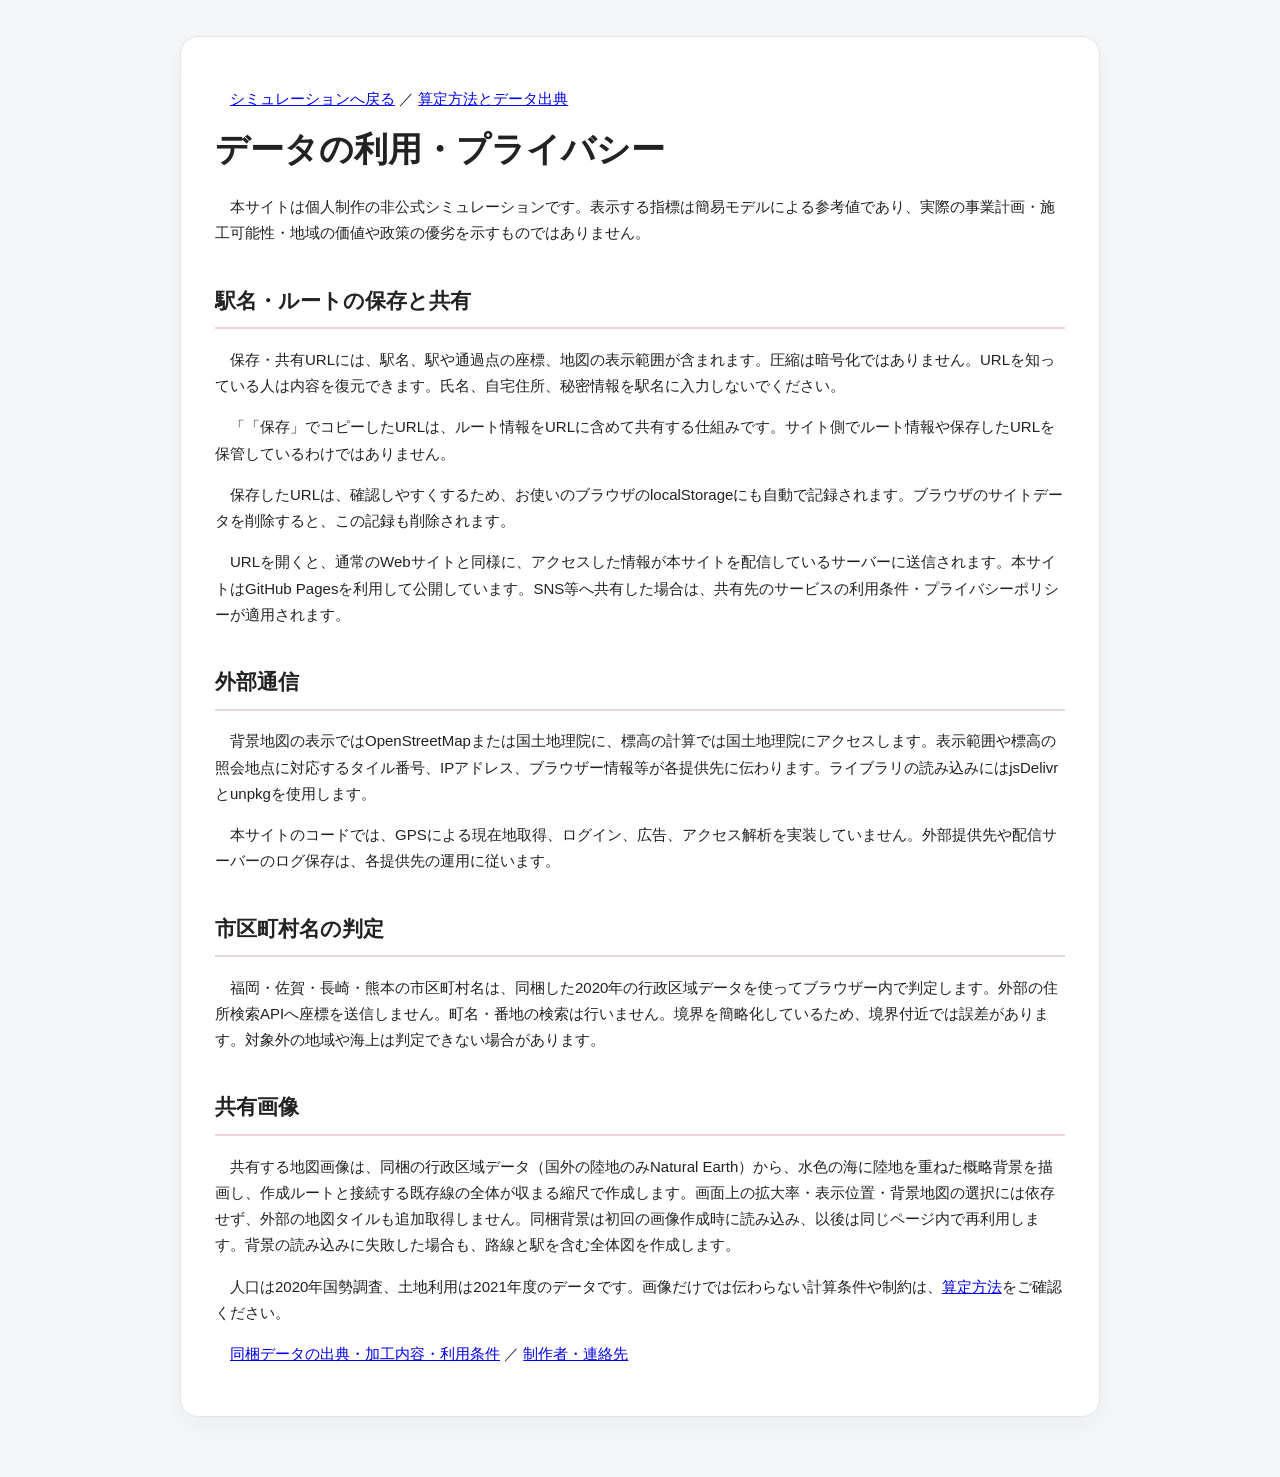
<file: privacy.html>
<!doctype html>
<html lang="ja">
<head>
  <meta charset="utf-8">
  <meta name="viewport" content="width=device-width,initial-scale=1">
  <title>データの利用・プライバシー｜西九州ルートシミュレーション</title>
  <link rel="stylesheet" href="document.css">
</head>
<body>
  <main class="document">
    <p><a href="index.html">シミュレーションへ戻る</a> ／ <a href="method.html">算定方法とデータ出典</a></p>
    <h1>データの利用・プライバシー</h1>
    <p>本サイトは個人制作の非公式シミュレーションです。表示する指標は簡易モデルによる参考値であり、実際の事業計画・施工可能性・地域の価値や政策の優劣を示すものではありません。</p>
    <h2>駅名・ルートの保存と共有</h2>
    <p>保存・共有URLには、駅名、駅や通過点の座標、地図の表示範囲が含まれます。圧縮は暗号化ではありません。URLを知っている人は内容を復元できます。氏名、自宅住所、秘密情報を駅名に入力しないでください。</p>
    <p>「「保存」でコピーしたURLは、ルート情報をURLに含めて共有する仕組みです。サイト側でルート情報や保存したURLを保管しているわけではありません。</p>
    <p>保存したURLは、確認しやすくするため、お使いのブラウザのlocalStorageにも自動で記録されます。ブラウザのサイトデータを削除すると、この記録も削除されます。</p>
    <p>URLを開くと、通常のWebサイトと同様に、アクセスした情報が本サイトを配信しているサーバーに送信されます。本サイトはGitHub Pagesを利用して公開しています。SNS等へ共有した場合は、共有先のサービスの利用条件・プライバシーポリシーが適用されます。</p>
    <h2>外部通信</h2>
    <p>背景地図の表示ではOpenStreetMapまたは国土地理院に、標高の計算では国土地理院にアクセスします。表示範囲や標高の照会地点に対応するタイル番号、IPアドレス、ブラウザー情報等が各提供先に伝わります。ライブラリの読み込みにはjsDelivrとunpkgを使用します。</p>
    <p>本サイトのコードでは、GPSによる現在地取得、ログイン、広告、アクセス解析を実装していません。外部提供先や配信サーバーのログ保存は、各提供先の運用に従います。</p>
    <h2>市区町村名の判定</h2>
    <p>福岡・佐賀・長崎・熊本の市区町村名は、同梱した2020年の行政区域データを使ってブラウザー内で判定します。外部の住所検索APIへ座標を送信しません。町名・番地の検索は行いません。境界を簡略化しているため、境界付近では誤差があります。対象外の地域や海上は判定できない場合があります。</p>
    <h2>共有画像</h2>
    <p>共有する地図画像は、同梱の行政区域データ（国外の陸地のみNatural Earth）から、水色の海に陸地を重ねた概略背景を描画し、作成ルートと接続する既存線の全体が収まる縮尺で作成します。画面上の拡大率・表示位置・背景地図の選択には依存せず、外部の地図タイルも追加取得しません。同梱背景は初回の画像作成時に読み込み、以後は同じページ内で再利用します。背景の読み込みに失敗した場合も、路線と駅を含む全体図を作成します。</p>
    <p>人口は2020年国勢調査、土地利用は2021年度のデータです。画像だけでは伝わらない計算条件や制約は、<a href="method.html">算定方法</a>をご確認ください。</p>
    <p><a href="data/README.md">同梱データの出典・加工内容・利用条件</a> ／ <a href="creator.html">制作者・連絡先</a></p>
  </main>
</body>
</html>
</file>
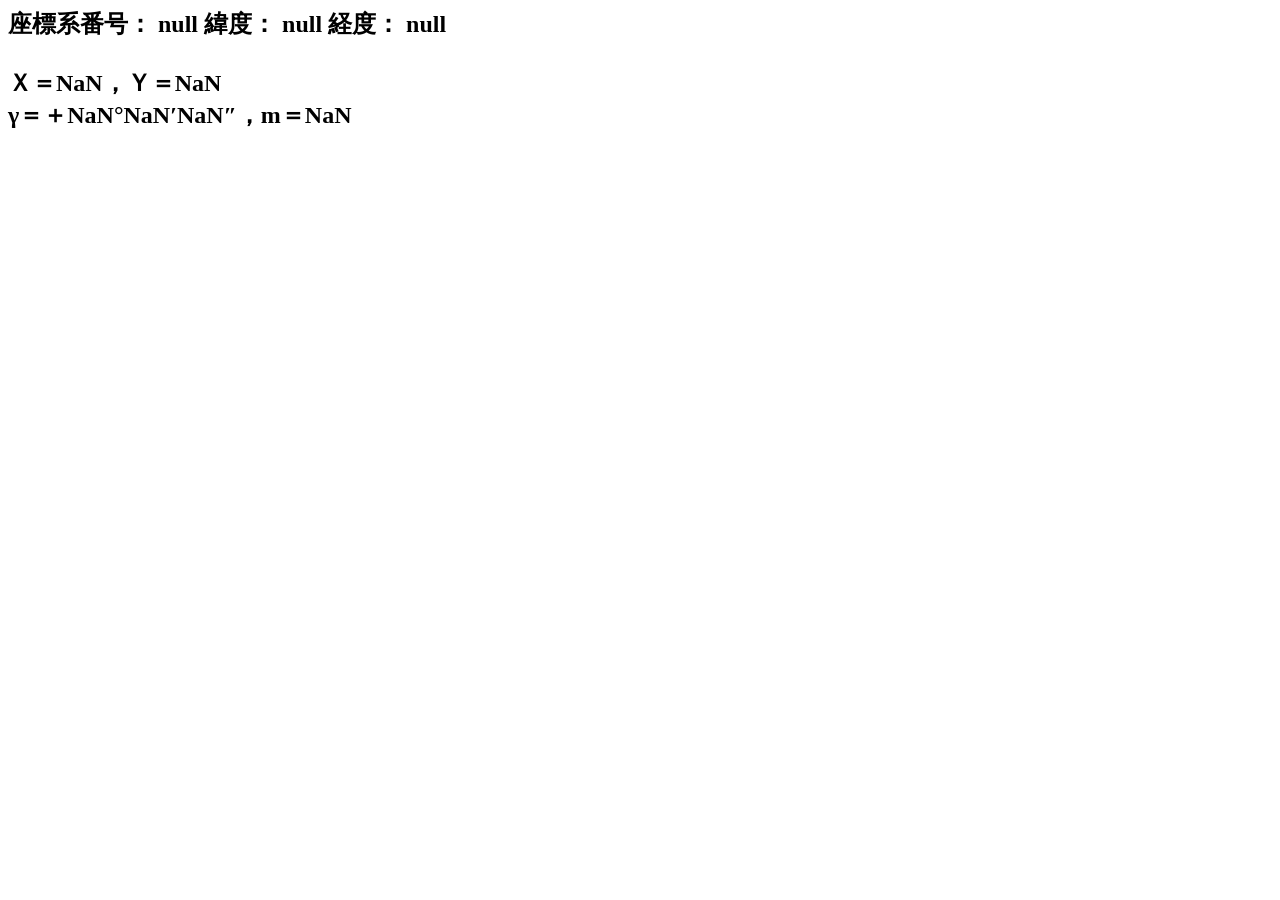
<file: script/toei.html>
<html>
<head>
<title>Krueger の式により（φ, λ → X, Y）の座標換算を行うページ</title>
<script><!--
function sinh(x) { return 0.5*(Math.exp(x)-Math.exp(-x)) }
function cosh(x) { return 0.5*(Math.exp(x)+Math.exp(-x)) }
function arctanh(x) { return 0.5*Math.log((1+x)/(1-x)) }
a=6378137 ; rf=298.257222101 ; m0=0.9999 ; s2r=Math.PI/648000 ; n=0.5/(rf-0.5)
n15=1.5*n ; anh=0.5*a/(1+n) ; nsq=n*n
e2n=2*Math.sqrt(n)/(1+n) ; ra=2*anh*m0*(1+nsq/4+nsq*nsq/64)
jt=5 ; jt2=2*jt ; ep=1.0 ; e=[] ; s=[0.0] ; t=[] ; alp=[]
for(k=1; k<=jt; k++) { ep*=e[k]=n15/k-n ; e[k+jt]=n15/(k+jt)-n }
// 展開パラメータの事前入力
alp[1]=(1/2+(-2/3+(5/16+(41/180-127/288*n)*n)*n)*n)*n
alp[2]=(13/48+(-3/5+(557/1440+281/630*n)*n)*n)*nsq
alp[3]=(61/240+(-103/140+15061/26880*n)*n)*n*nsq
alp[4]=(49561/161280-179/168*n)*nsq*nsq
alp[5]=34729/80640*n*nsq*nsq
// 平面直角座標の座標系原点の緯度を度単位で、経度を分単位で格納
phi0=[0,33,33,36,33,36,36,36,36,36,40,44,44,44,26,26,26,26,20,26]
lmbd0=[0,7770,7860,7930,8010,8060,8160,8230,8310,8390,8450,8415,8535,8655,8520,7650,7440,7860,8160,9240]
// 該当緯度の 2 倍角の入力により赤道からの子午線弧長を求める関数
function Merid(phi2) {
 dc=2.0*Math.cos(phi2) ; s[1]=Math.sin(phi2)
 for(i=1; i<=jt2; i++) { s[i+1]=dc*s[i]-s[i-1] ; t[i]=(1.0/i-4.0*i)*s[i] }
 sum=0.0 ; c1=ep ; j=jt
 while(j) {
 c2=phi2 ; c3=2.0 ; l=j ; m=0
 while(l) { c2+=(c3/=e[l--])*t[++m]+(c3*=e[2*j-l])*t[++m] }
 sum+=c1*c1*c2 ; c1/=e[j--]
 }
 return anh*(sum+phi2)
}
// 与件入力
num=eval(prompt("座標系番号を入力してください。"))
phi=eval(prompt("緯度を ddmmss.ssss 形式で入力してください。"))
lmbd=eval(prompt("経度を dddmmss.ssss 形式で入力してください。"))
phideg=Math.floor(phi/10000) ; phimin=Math.floor((phi-phideg*10000)/100)
phirad=(phideg*3600+phimin*60+phi-phideg*10000-phimin*100)*s2r
lmbddeg=Math.floor(lmbd/10000) ; lmbdmin=Math.floor((lmbd-lmbddeg*10000)/100)
lmbdsec=lmbddeg*3600+lmbdmin*60+lmbd-lmbddeg*10000-lmbdmin*100
// 実際の計算実行部分
sphi=Math.sin(phirad) ; nphi=(1-n)/(1+n)*Math.tan(phirad)
dlmbd=(lmbdsec-lmbd0[num]*60)*s2r
sdlmbd=Math.sin(dlmbd) ; cdlmbd=Math.cos(dlmbd)
tchi=sinh(arctanh(sphi)-e2n*arctanh(e2n*sphi)) ; cchi=Math.sqrt(1+tchi*tchi)
xi=xip=Math.atan2(tchi, cdlmbd) ; eta=etap=arctanh(sdlmbd/cchi) ; sgm=1 ; tau=0
for(j=alp.length; --j; ) {
 alsin=alp[j]*Math.sin(2*j*xip) ; alcos=alp[j]*Math.cos(2*j*xip)
 xi+=alsin*cosh(2*j*etap) ; eta+=alcos*sinh(2*j*etap)
 sgm+=2*j*alcos*cosh(2*j*etap) ; tau+=2*j*alsin*sinh(2*j*etap)
}
x=ra*xi-m0*Merid(2*phi0[num]*3600*s2r) ; y=ra*eta
gmm=Math.atan2(tau*cchi*cdlmbd+sgm*tchi*sdlmbd, sgm*cchi*cdlmbd-tau*tchi*sdlmbd)
m=ra/a*Math.sqrt((sgm*sgm+tau*tau)/(tchi*tchi+cdlmbd*cdlmbd)*(1+nphi*nphi))
// ラジアン → 度分秒変換
sgn=(gmm<0)
gdo=Math.floor(gmm/s2r/3600)+sgn
gfun=Math.floor((gmm/s2r-gdo*3600)/60)+sgn
gbyou=gmm/s2r-gdo*3600-gfun*60
// 結果表示
document.write("<h2>座標系番号： " + num + " 緯度： " + phi + " 経度： " + lmbd +
"<br/><br/>")
document.write("Ｘ＝" + x + "，Ｙ＝" + y + "<br/>")
document.write("γ＝" + (sgn?"－":"＋") + Math.abs(gdo) + "°" + Math.abs(gfun) + "′"
 + Math.abs(gbyou) + "″，m＝" + m + "<br/></h2>")
// --></script>
</head>
<body/>
</html>
</file>
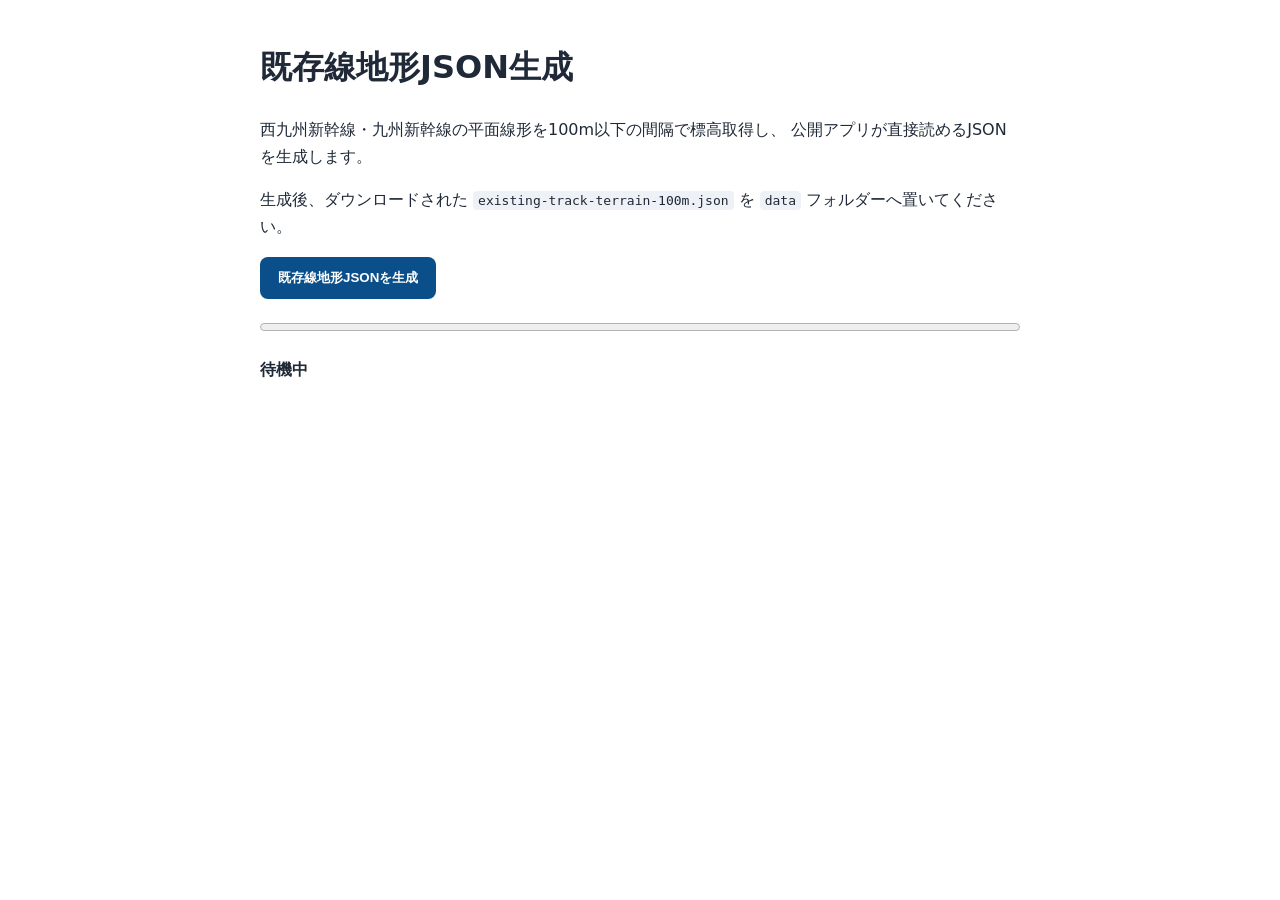
<file: tools/generate-existing-track-terrain.html>
<!doctype html>
<html lang="ja">
<head>
  <meta charset="utf-8">
  <meta name="viewport" content="width=device-width, initial-scale=1">
  <title>既存線地形JSON生成</title>
  <style>
    body {
      max-width: 760px;
      margin: 40px auto;
      padding: 0 20px;
      color: #1f2937;
      font-family: system-ui, sans-serif;
      line-height: 1.7;
    }
    button {
      padding: 12px 18px;
      border: 0;
      border-radius: 8px;
      background: #0b4f8a;
      color: white;
      font-weight: 700;
      cursor: pointer;
    }
    button:disabled {
      cursor: wait;
      opacity: .55;
    }
    progress {
      width: 100%;
      margin-top: 20px;
    }
    #status {
      min-height: 1.8em;
      font-weight: 700;
    }
    code {
      padding: 2px 5px;
      border-radius: 4px;
      background: #eef2f7;
    }
  </style>
</head>
<body>
  <h1>既存線地形JSON生成</h1>
  <p>
    西九州新幹線・九州新幹線の平面線形を100m以下の間隔で標高取得し、
    公開アプリが直接読めるJSONを生成します。
  </p>
  <p>
    生成後、ダウンロードされた
    <code>existing-track-terrain-100m.json</code> を
    <code>data</code> フォルダーへ置いてください。
  </p>
  <button id="generate-btn" type="button">
    既存線地形JSONを生成
  </button>
  <progress id="progress" value="0" max="100"></progress>
  <p id="status" aria-live="polite">待機中</p>

  <script type="module">
    import {
      getTerrainElevationsAlongPolyline
    } from '../script/elevation.js';

    const button = document.getElementById('generate-btn');
    const progress = document.getElementById('progress');
    const status = document.getElementById('status');

    function normalizeRoute(raw) {
      const route = Array.isArray(raw)
        ? raw
        : raw?.route ?? raw?.points;

      if (!Array.isArray(route) || route.length < 2) {
        throw new Error('平面線形JSONを読み込めません。');
      }

      return route.map(point => ({
        lat: Number(point.lat),
        lng: Number(point.lng)
      }));
    }

    async function loadRoute(fileName) {
      const response = await fetch(`../data/${fileName}`);
      if (!response.ok) {
        throw new Error(`${fileName}: ${response.status}`);
      }
      return normalizeRoute(await response.json());
    }

    async function sampleRoute(key, label, route) {
      status.textContent = `${label}の標高を取得しています（0%）`;

      const samples = await getTerrainElevationsAlongPolyline(
        route,
        100,
        {
          concurrency: 6,
          onProgress(done, total) {
            const percent = total > 0
              ? Math.round(done / total * 100)
              : 0;
            progress.value = percent;
            status.textContent =
              `${label}の標高を取得しています（${percent}%）`;
          }
        }
      );

      return {
        key,
        route_length_m: Number(
          (samples.at(-1)?.distanceMeters ?? 0).toFixed(3)
        ),
        points: samples.map(point => ({
          route_distance_m: Number(
            point.distanceMeters.toFixed(3)
          ),
          elevation_m: Number.isFinite(point.elevation)
            ? Number(point.elevation.toFixed(2))
            : null
        }))
      };
    }

    function downloadJson(value) {
      const blob = new Blob(
        [JSON.stringify(value, null, 2) + '\n'],
        { type: 'application/json' }
      );
      const url = URL.createObjectURL(blob);
      const link = document.createElement('a');
      link.href = url;
      link.download = 'existing-track-terrain-100m.json';
      link.click();
      window.setTimeout(() => URL.revokeObjectURL(url), 1000);
    }

    button.addEventListener('click', async () => {
      button.disabled = true;
      progress.value = 0;

      try {
        const [nishikyushuRoute, kyushuRoute] =
          await Promise.all([
            loadRoute('nishikyushu-competed-route.json'),
            loadRoute('kyushu-competed-route.json')
          ]);

        const nishikyushu = await sampleRoute(
          'nishikyushu',
          '西九州新幹線',
          nishikyushuRoute
        );

        const kyushu = await sampleRoute(
          'kyushu',
          '九州新幹線',
          kyushuRoute
        );

        downloadJson({
          id: 'existing-track-terrain-100m',
          generated_at: new Date().toISOString(),
          interval_m: 100,
          elevation_source: '国土地理院DEM5A（取得不能時はDEM10B）',
          route_note: '平面線形配列の先頭からの累積距離',
          routes: {
            nishikyushu,
            kyushu
          }
        });

        progress.value = 100;
        status.textContent =
          '生成完了。ダウンロードしたJSONをdataフォルダーへ置いてください。';
      } catch (error) {
        console.error(error);
        status.textContent = `生成に失敗しました: ${error.message}`;
      } finally {
        button.disabled = false;
      }
    });
  </script>
</body>
</html>
</file>
<file: document.css>
@charset "utf-8";

:root {
  --accent: #9b1c31;
  --text: #222;
  --muted: #5f6368;
  --line: #e3e5e8;
}

* {
  box-sizing: border-box;
}

body {
  margin: 0;
  color: var(--text);
  background: #f6f7f8;
  font-family: -apple-system, BlinkMacSystemFont, "Segoe UI", "Hiragino Sans", "Yu Gothic UI", sans-serif;
  line-height: 1.75;
}

header {
  padding: 16px 24px;
  background: #fff;
  border-bottom: 1px solid var(--line);
}

header a {
  color: var(--accent);
  text-decoration: none;
  font-weight: 700;
}

main {
  width: min(920px, calc(100% - 32px));
  margin: 36px auto 60px;
  padding: 34px;
  background: #fff;
  border: 1px solid var(--line);
  border-radius: 18px;
  box-shadow: 0 8px 26px rgba(0, 0, 0, .05);
}

h1 {
  margin-top: 0;
  font-size: clamp(25px, 4vw, 34px);
  line-height: 1.3;
}

h2 {
  margin-top: 36px;
  padding-bottom: 8px;
  border-bottom: 2px solid #ead4d9;
  font-size: 21px;
}

h3 {
  margin: 24px 0 6px;
  font-size: 17px;
}

p,
li {
  font-size: 15px;
}

/* 本文の段落だけ、先頭を1文字分下げる */
main p:not(.lead) {
  text-indent: 1em;
}

.lead {
  color: #3b3d40;
  font-size: 17px;
}

.notice {
  padding: 14px 16px;
  border-left: 4px solid var(--accent);
  background: #fff6f7;
}

.method-grid {
  display: grid;
  grid-template-columns: 180px 1fr;
  gap: 1px;
  overflow: hidden;
  border: 1px solid var(--line);
  border-radius: 10px;
  background: var(--line);
}

.method-grid > * {
  padding: 12px 14px;
  background: #fff;
}

.method-grid strong {
  color: var(--accent);
}

code {
  padding: 1px 4px;
  border-radius: 4px;
  background: #f1f2f4;
  font-family: ui-monospace, Consolas, monospace;
  font-size: .9em;
}

@media (max-width: 640px) {
  main {
    width: calc(100% - 20px);
    margin: 10px auto 30px;
    padding: 22px;
  }

  .method-grid {
    grid-template-columns: 1fr;
    gap: 0;
  }

  .method-grid > * {
    border-bottom: 1px solid var(--line);
  }
}
</file>
